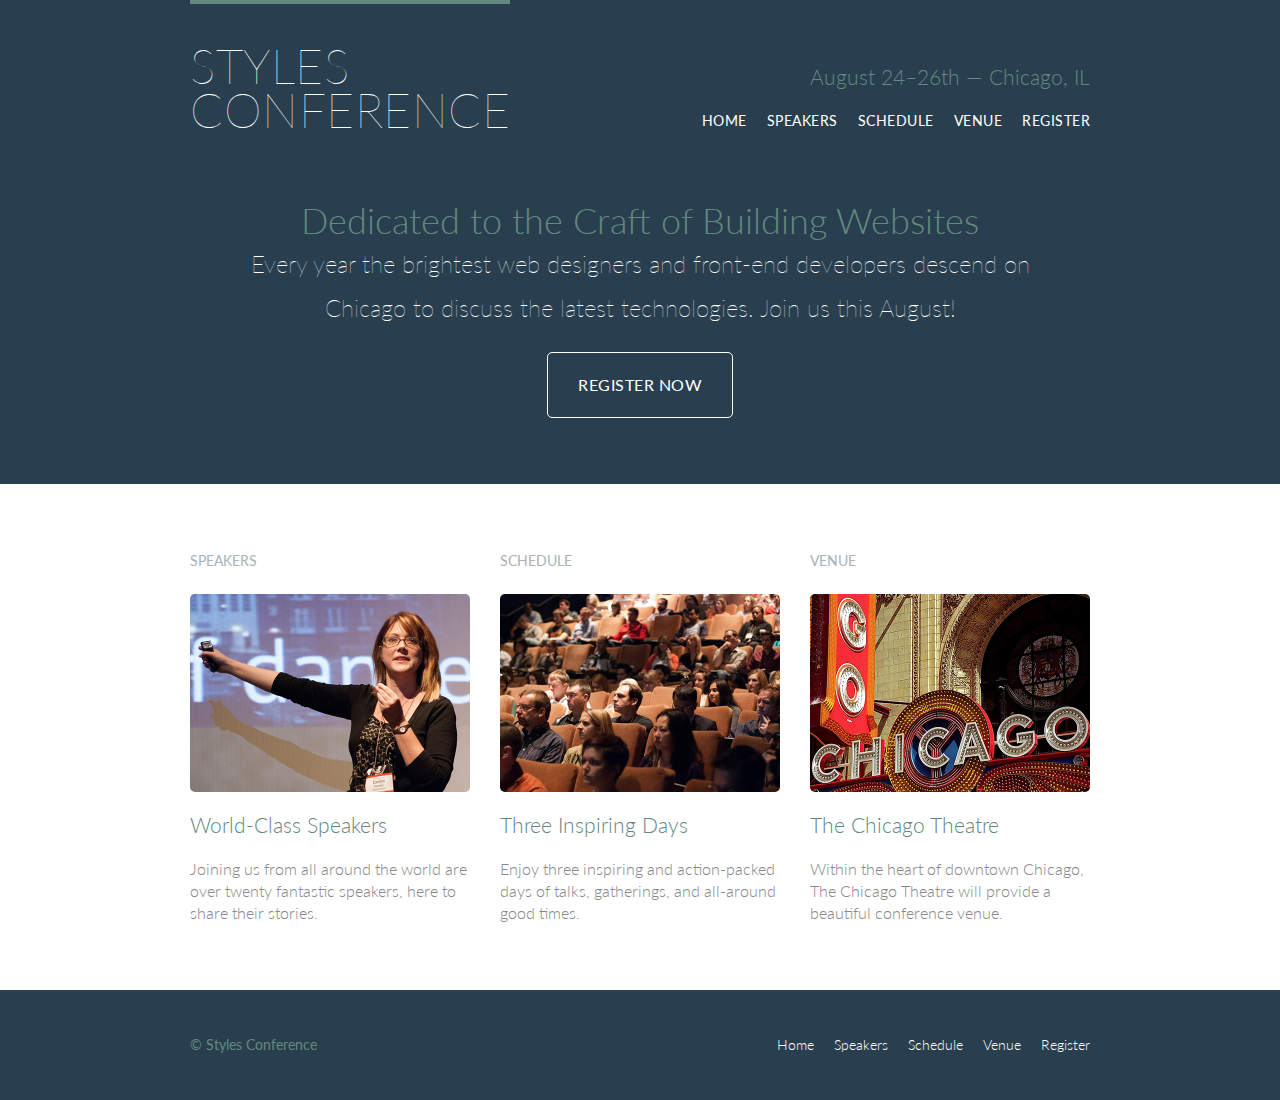
<file: index.html>
<!DOCTYPE html>
<html lang="en">

  <head>
    <meta charset="utf-8">
    <title>Styles Conference</title>
    <link rel="stylesheet" href="assets/stylesheets/main.css">
    <link rel="stylesheet" href="http://fonts.googleapis.com/css?family=Lato:100,300,400">
  </head>

  <body>

    <!-- Header -->

    <header class="primary-header container group">

      <h1 class="logo">
        <a href="index.html">Styles <br> Conference</a>
      </h1>

      <h3 class="tagline">August 24&ndash;26th &mdash; Chicago, IL</h3>

      <nav class="nav primary-nav">
        <ul>
          <li><a href="index.html">Home</a></li><!--
          --><li><a href="speakers.html">Speakers</a></li><!--
          --><li><a href="schedule.html">Schedule</a></li><!--
          --><li><a href="venue.html">Venue</a></li><!--
          --><li><a href="register.html">Register</a></li>
        </ul>
      </nav>

    </header>

    <!-- Hero -->

    <section class="hero container">

      <h2>Dedicated to the Craft of Building Websites</h2>

      <p>Every year the brightest web designers and front-end developers descend on Chicago to discuss the latest technologies. Join us this August!</p>

      <a class="btn btn-alt" href="register.html">Register Now</a>

    </section>

    <!-- Teasers -->

    <section class="row">
      <div class="grid">

        <!-- Speakers -->

        <section class="teaser col-1-3">
          <h5>Speakers</h5>
          <a href="speakers.html">
            <img src="assets/images/home/speakers.jpg" alt="Professional Speaker">
            <h3>World-Class Speakers</h3>
          </a>
          <p>Joining us from all around the world are over twenty fantastic speakers, here to share their stories.</p>
        </section><!--

        Schedule

        --><section class="teaser col-1-3">
          <h5>Schedule</h5>
          <a href="schedule.html">
            <img src="assets/images/home/schedule.jpg" alt="Conference Attendees">
            <h3>Three Inspiring Days</h3>
          </a>
          <p>Enjoy three inspiring and action-packed days of talks, gatherings, and all-around good times.</p>
        </section><!--

        Venue

        --><section class="teaser col-1-3">
          <h5>Venue</h5>
          <a href="venue.html">
            <img src="assets/images/home/venue.jpg" alt="The Chicago Theatre">
            <h3>The Chicago Theatre</h3>
          </a>
          <p>Within the heart of downtown Chicago, The Chicago Theatre will provide a beautiful conference venue.</p>
        </section>

      </div>
    </section>

    <!-- Footer -->

    <footer class="primary-footer container group">

      <small>&copy; Styles Conference</small>

      <nav class="nav">
        <ul>
          <li><a href="index.html">Home</a></li><!--
          --><li><a href="speakers.html">Speakers</a></li><!--
          --><li><a href="schedule.html">Schedule</a></li><!--
          --><li><a href="venue.html">Venue</a></li><!--
          --><li><a href="register.html">Register</a></li>
        </ul>
      </nav>

    </footer>

  </body>
</html>
</file>
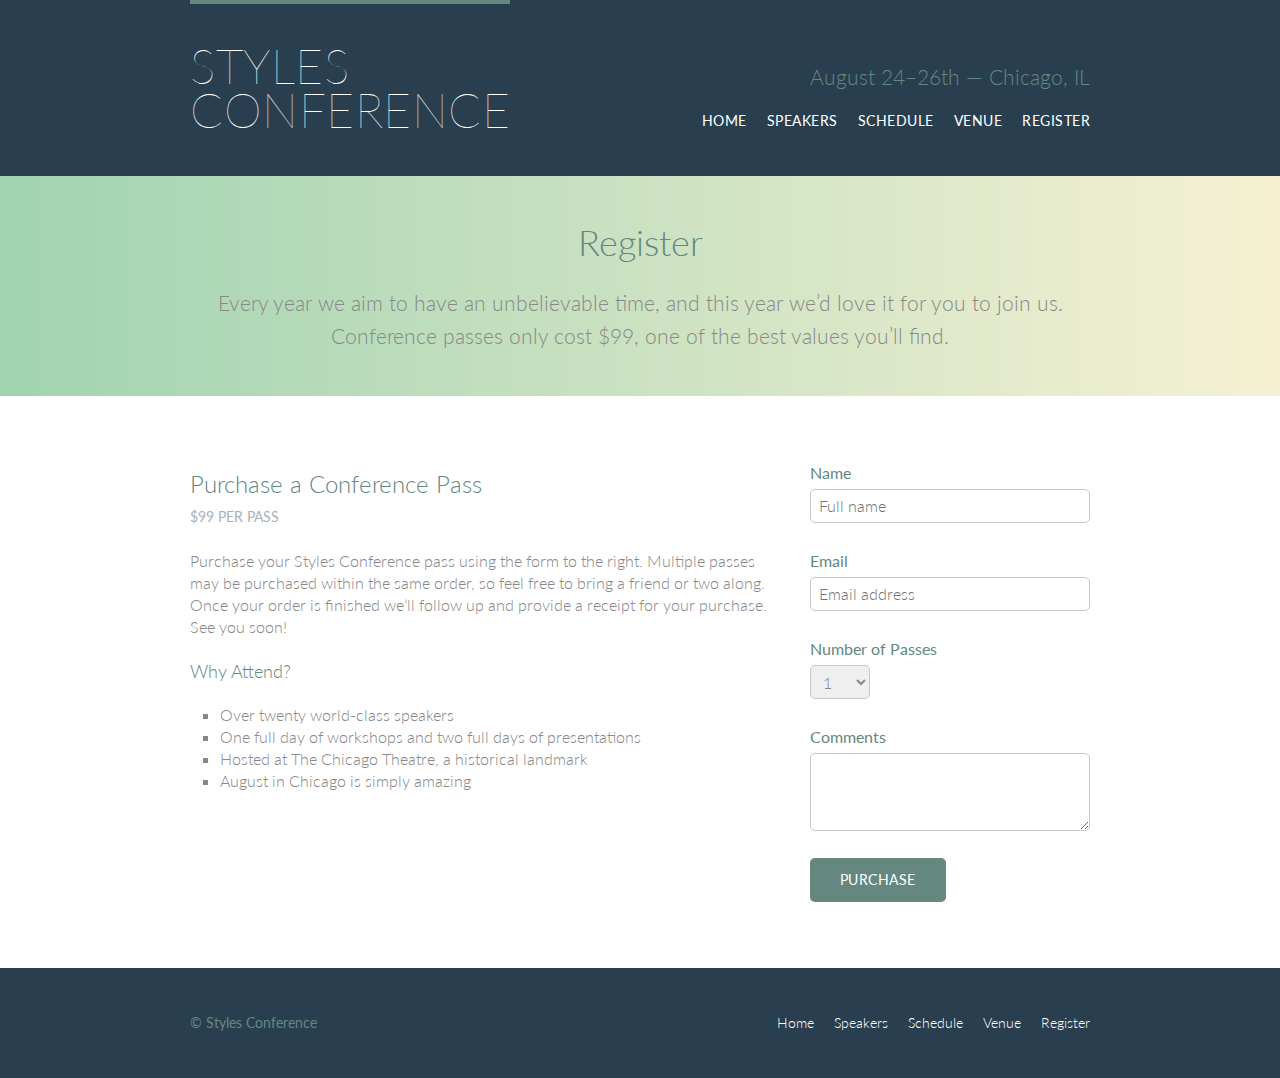
<file: register.html>
<!DOCTYPE html>
<html lang="en">

  <head>
    <meta charset="utf-8">
    <title>Register - Styles Conference</title>
    <link rel="stylesheet" href="assets/stylesheets/main.css">
    <link rel="stylesheet" href="http://fonts.googleapis.com/css?family=Lato:100,300,400">
  </head>

  <body>

    <!-- Header -->

    <header class="primary-header container group">

      <h1 class="logo">
        <a href="index.html">Styles <br> Conference</a>
      </h1>

      <h3 class="tagline">August 24&ndash;26th &mdash; Chicago, IL</h3>

      <nav class="nav primary-nav">
        <ul>
          <li><a href="index.html">Home</a></li><!--
          --><li><a href="speakers.html">Speakers</a></li><!--
          --><li><a href="schedule.html">Schedule</a></li><!--
          --><li><a href="venue.html">Venue</a></li><!--
          --><li><a href="register.html">Register</a></li>
        </ul>
      </nav>

    </header>

    <!-- Lead -->

    <section class="row-alt">
      <div class="lead container">

        <h1>Register</h1>

        <p>Every year we aim to have an unbelievable time, and this year we&#8217;d love it for you to join us. Conference passes only cost $99, one of the best values you&#8217;ll find.</p>

      </div>
    </section>

    <section class="row">
      <div class="grid">
        <section class="col-2-3">
          <h2>Purchase a Conference Pass</h2>
          <h5>$99 per Pass</h5>
        
          <p>Purchase your Styles Conference pass using the form to the right. Multiple passes may be purchased within the same order, so feel free to bring a friend or two along. Once your order is finished we&#8217;ll follow up and provide a receipt for your purchase. See you soon!</p>
        
          <h4>Why Attend?</h4>
        
          <ul class="why-attend">
          <li>Over twenty world-class speakers</li>
            <li>One full day of workshops and two full days of presentations</li>
            <li>Hosted at The Chicago Theatre, a historical landmark</li>
            <li>August in Chicago is simply amazing</li>
          </ul>
        </section><!--

        --><form class="col-1-3" action="#" method="post">
          <fieldset class="register-group">

            <label>
              Name
              <input type="text" name="name" placeholder="Full name" required>
            </label>
        
            <label>
              Email
              <input type="email" name="email" placeholder="Email address" required>
            </label>
        
            <label>
              Number of Passes
              <select name="quantity" required>
                <option value="1" selected>1</option>
                <option value="2">2</option>
                <option value="3">3</option>
                <option value="4">4</option>
                <option value="5">5</option>
              </select>
            </label>
        
            <label>
              Comments
              <textarea name="comments"></textarea>
            </label>
        
          </fieldset>
        
          <input class="btn btn-default" type="submit" name="submit" value="Purchase">
        </form>
      </div>
    </section>

    <!-- Footer -->

    <footer class="primary-footer container group">

      <small>&copy; Styles Conference</small>

      <nav class="nav">
        <ul>
          <li><a href="index.html">Home</a></li><!--
          --><li><a href="speakers.html">Speakers</a></li><!--
          --><li><a href="schedule.html">Schedule</a></li><!--
          --><li><a href="venue.html">Venue</a></li><!--
          --><li><a href="register.html">Register</a></li>
        </ul>
      </nav>

    </footer>

  </body>
</html>
</file>
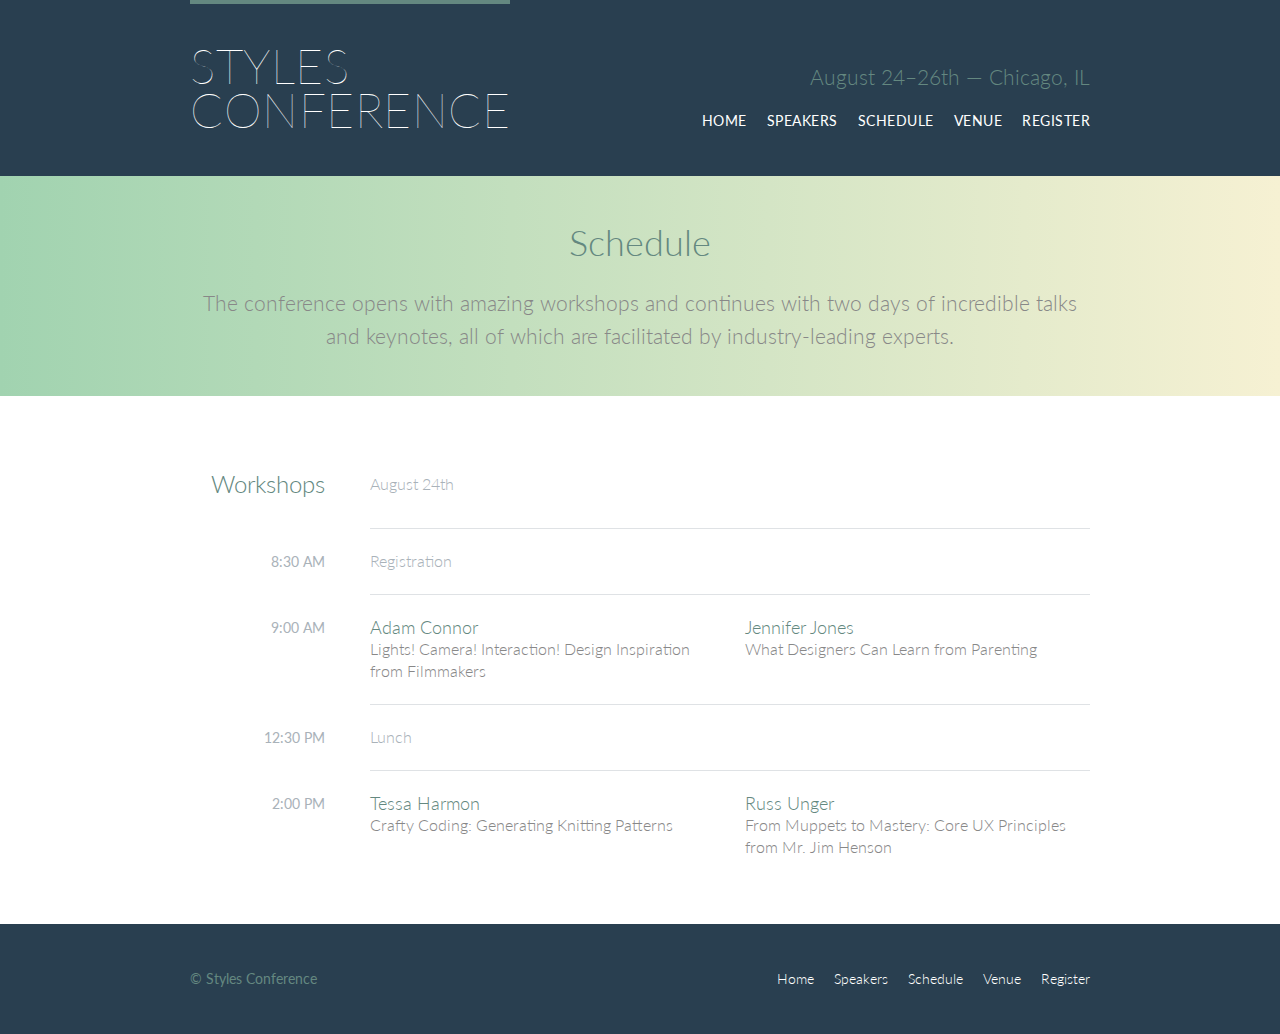
<file: schedule.html>
<!DOCTYPE html>
<html lang="en">

  <head>
    <meta charset="utf-8">
    <title>Schedule - Styles Conference</title>
    <link rel="stylesheet" href="assets/stylesheets/main.css">
    <link rel="stylesheet" href="http://fonts.googleapis.com/css?family=Lato:100,300,400">
  </head>

  <body>

    <!-- Header -->

    <header class="primary-header container group">

      <h1 class="logo">
        <a href="index.html">Styles <br> Conference</a>
      </h1>

      <h3 class="tagline">August 24&ndash;26th &mdash; Chicago, IL</h3>

      <nav class="nav primary-nav">
        <ul>
          <li><a href="index.html">Home</a></li><!--
          --><li><a href="speakers.html">Speakers</a></li><!--
          --><li><a href="schedule.html">Schedule</a></li><!--
          --><li><a href="venue.html">Venue</a></li><!--
          --><li><a href="register.html">Register</a></li>
        </ul>
      </nav>

    </header>

    <!-- Lead -->

    <section class="row-alt">
      <div class="lead container">

        <h1>Schedule</h1>

        <p>The conference opens with amazing workshops and continues with two days of incredible talks and keynotes, all of which are facilitated by industry-leading experts.</p>

      </div>
    </section>

    <section class="row">
      <div class="container">
        
        <table>
          <thead>
            <tr>
              <th scope="row">
                Workshops
              </th>
              <td class="schedule-offset" colspan="2">
                August 24th
              </td>
            </tr>
          </thead>
          <tbody>
            <tr>
              <th scope="row">
                <time datetime="08:30:00">8:30 AM</time>
              </th>
              <td class="schedule-offset" colspan="2">
                Registration
              </td>
            </tr>
          </tr>
          <tr>
            <th scope="row">
              <time datetime="09:00:00">9:00 AM</time>
            </th>
            <td>
              <a href="speakers.html#adam-connor">
                <h4>Adam Connor</h4>
                Lights! Camera! Interaction! Design Inspiration from Filmmakers
              </a>
            </td>
            <td>
              <a href="speakers.html#jennifer-jones">
                <h4>Jennifer Jones</h4>
                What Designers Can Learn from Parenting
              </a>
            </td>
          </tr>
          <tr>
            <th scope="row">
              <time datetime="12:30:00">12:30 PM</time>
            </th>
            <td class="schedule-offset" colspan="2">
              Lunch
            </td>
          </tr>
          <tr>
            <th scope="row">
              <time datetime="14:00">2:00 PM</time>
            </th>
            <td>
              <a href="speakers.html#tessa-harmon">
                <h4>Tessa Harmon</h4>
                Crafty Coding: Generating Knitting Patterns
              </a>
            </td>
            <td>
              <a href="speakers.html#russ-unger">
                <h4>Russ Unger</h4>
                From Muppets to Mastery: Core UX Principles from Mr. Jim Henson
              </a>
            </td>
          </tr>
          </tbody>
        </table>

      </div>
    </section>

    <!-- Footer -->

    <footer class="primary-footer container group">

      <small>&copy; Styles Conference</small>

      <nav class="nav">
        <ul>
          <li><a href="index.html">Home</a></li><!--
          --><li><a href="speakers.html">Speakers</a></li><!--
          --><li><a href="schedule.html">Schedule</a></li><!--
          --><li><a href="venue.html">Venue</a></li><!--
          --><li><a href="register.html">Register</a></li>
        </ul>
      </nav>

    </footer>

  </body>
</html>
</file>
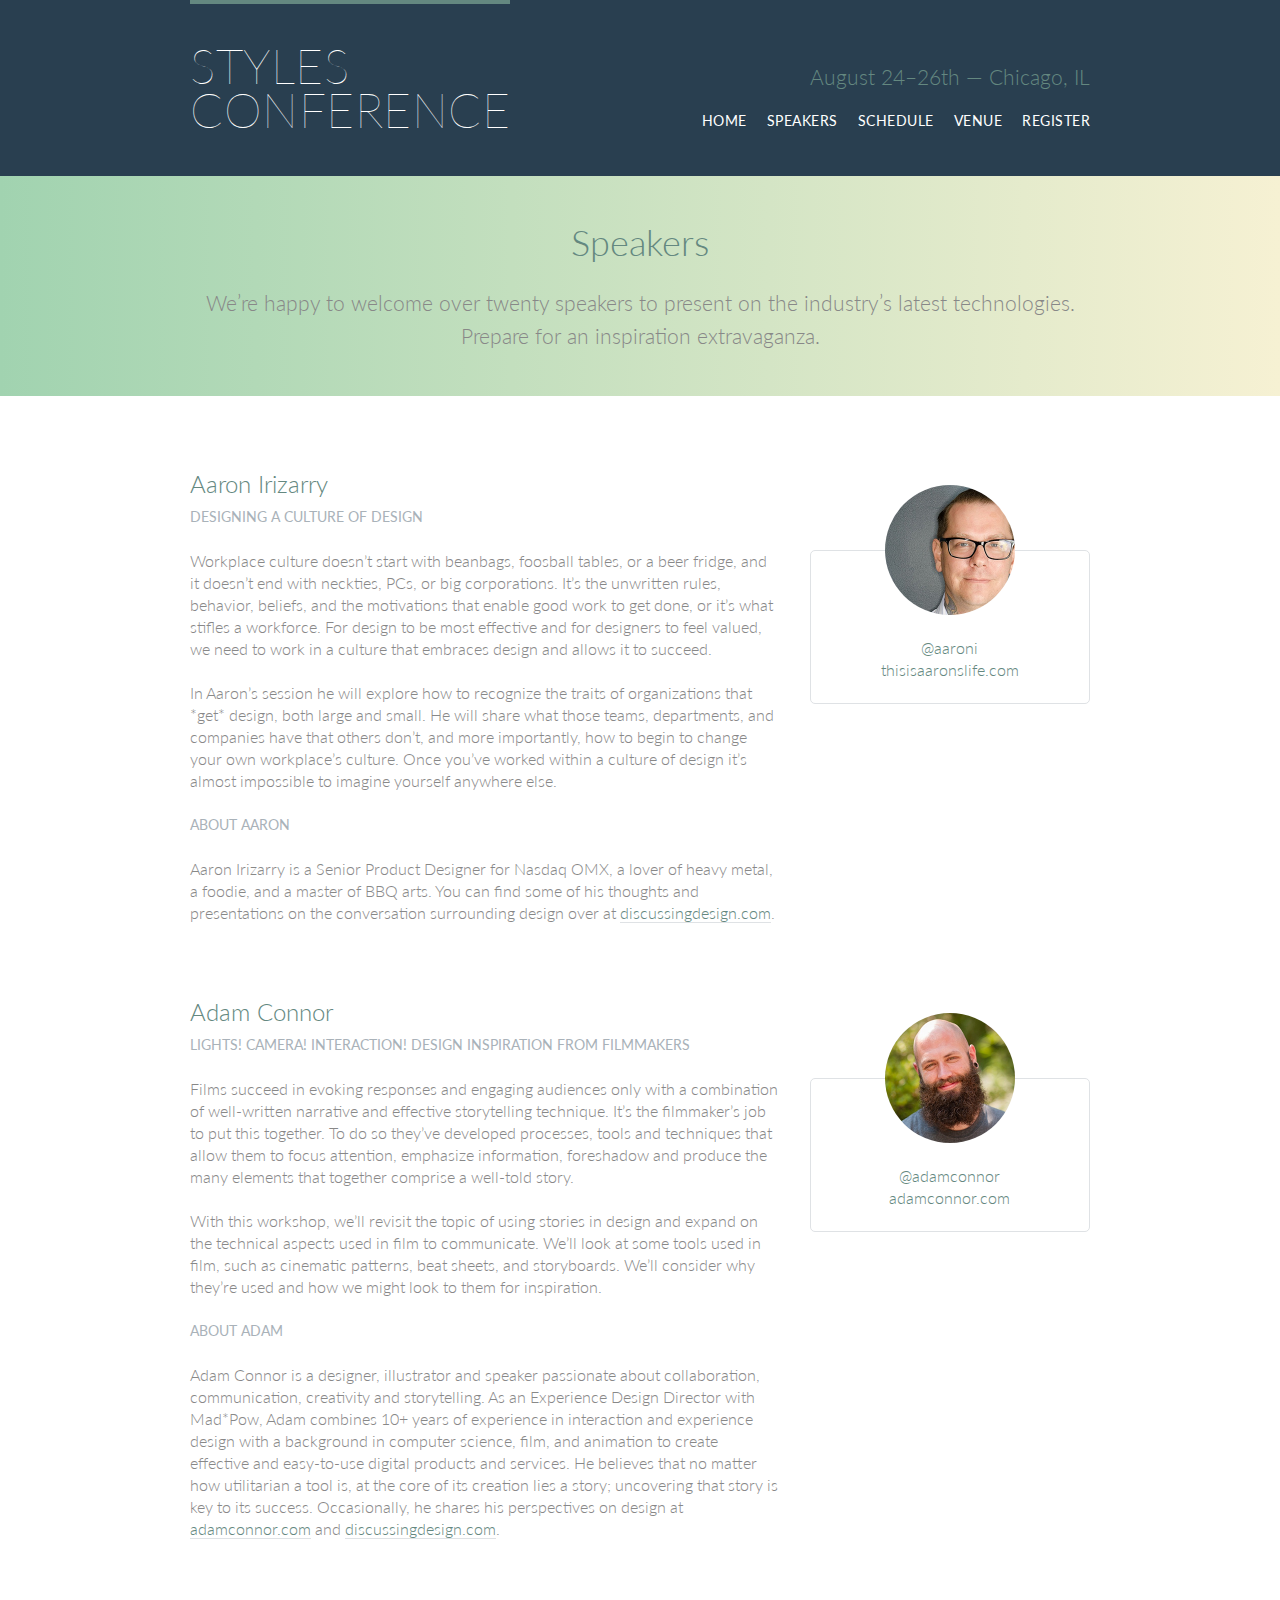
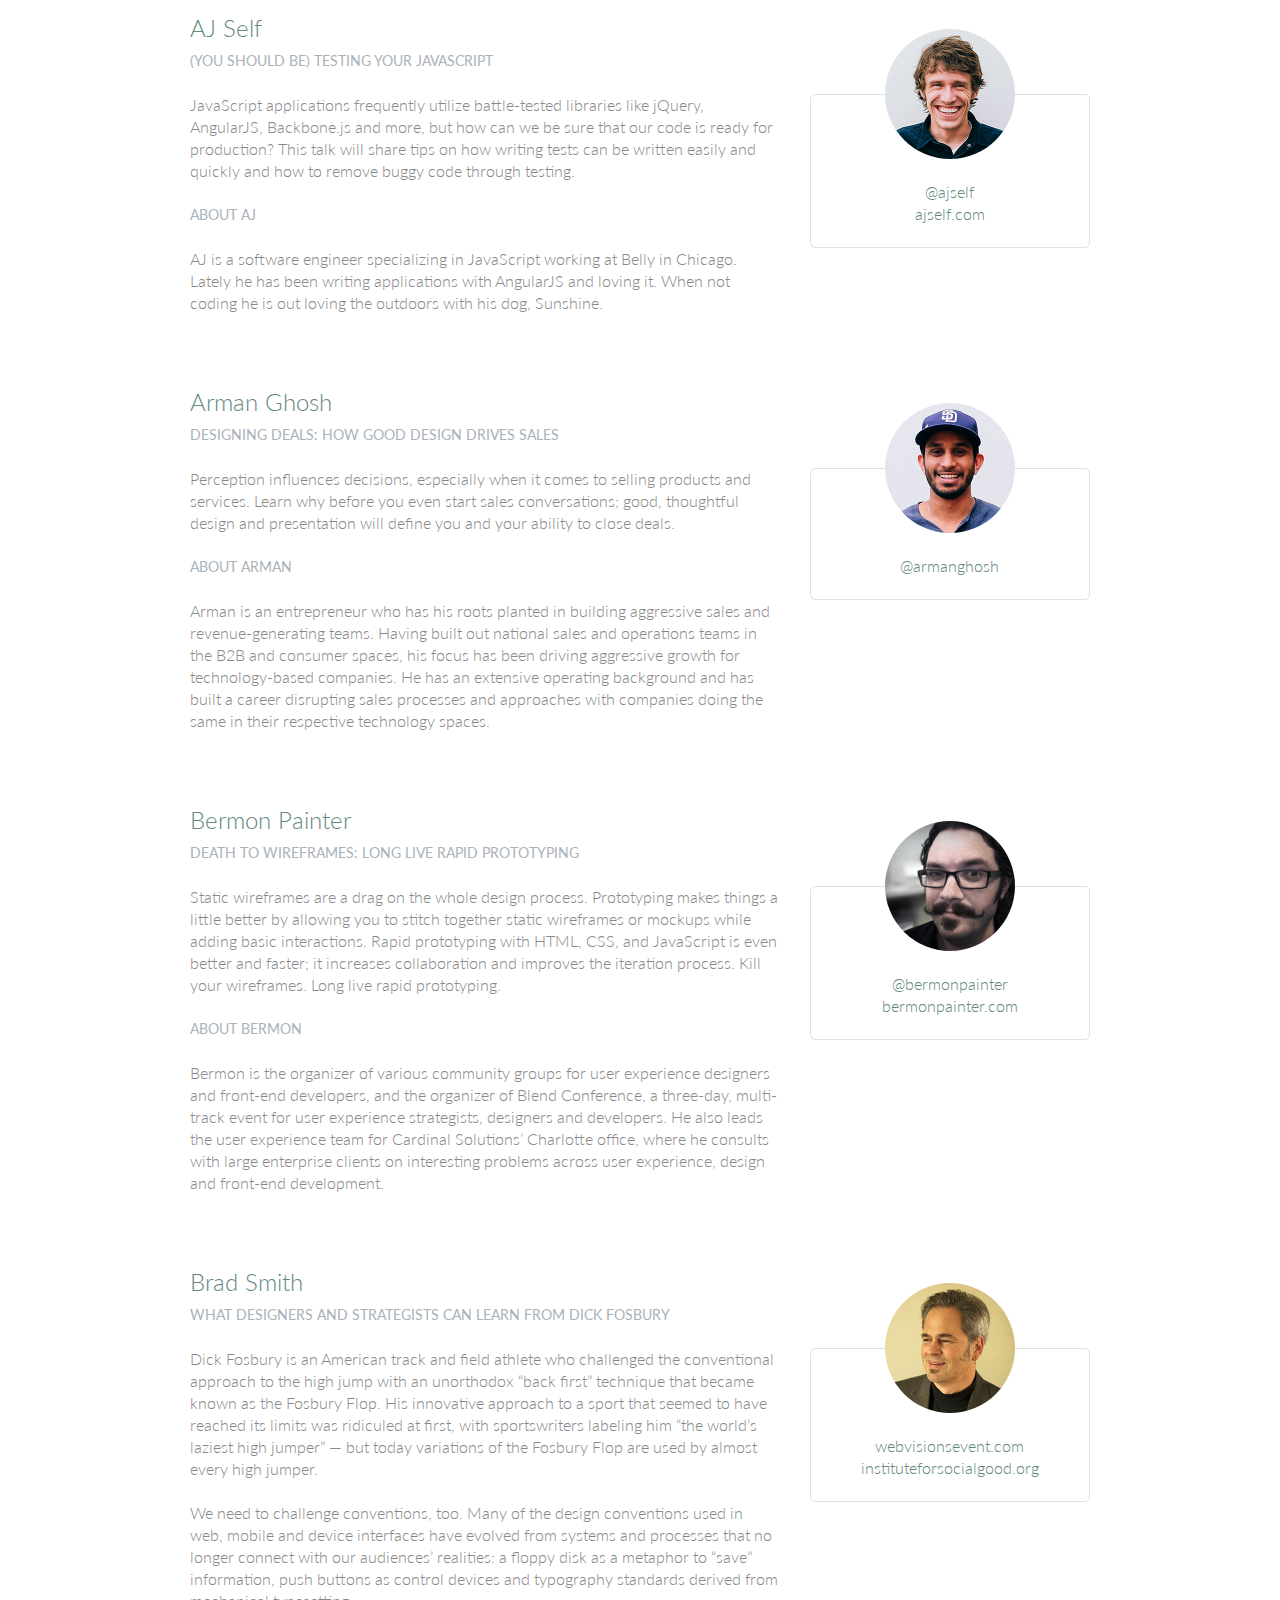
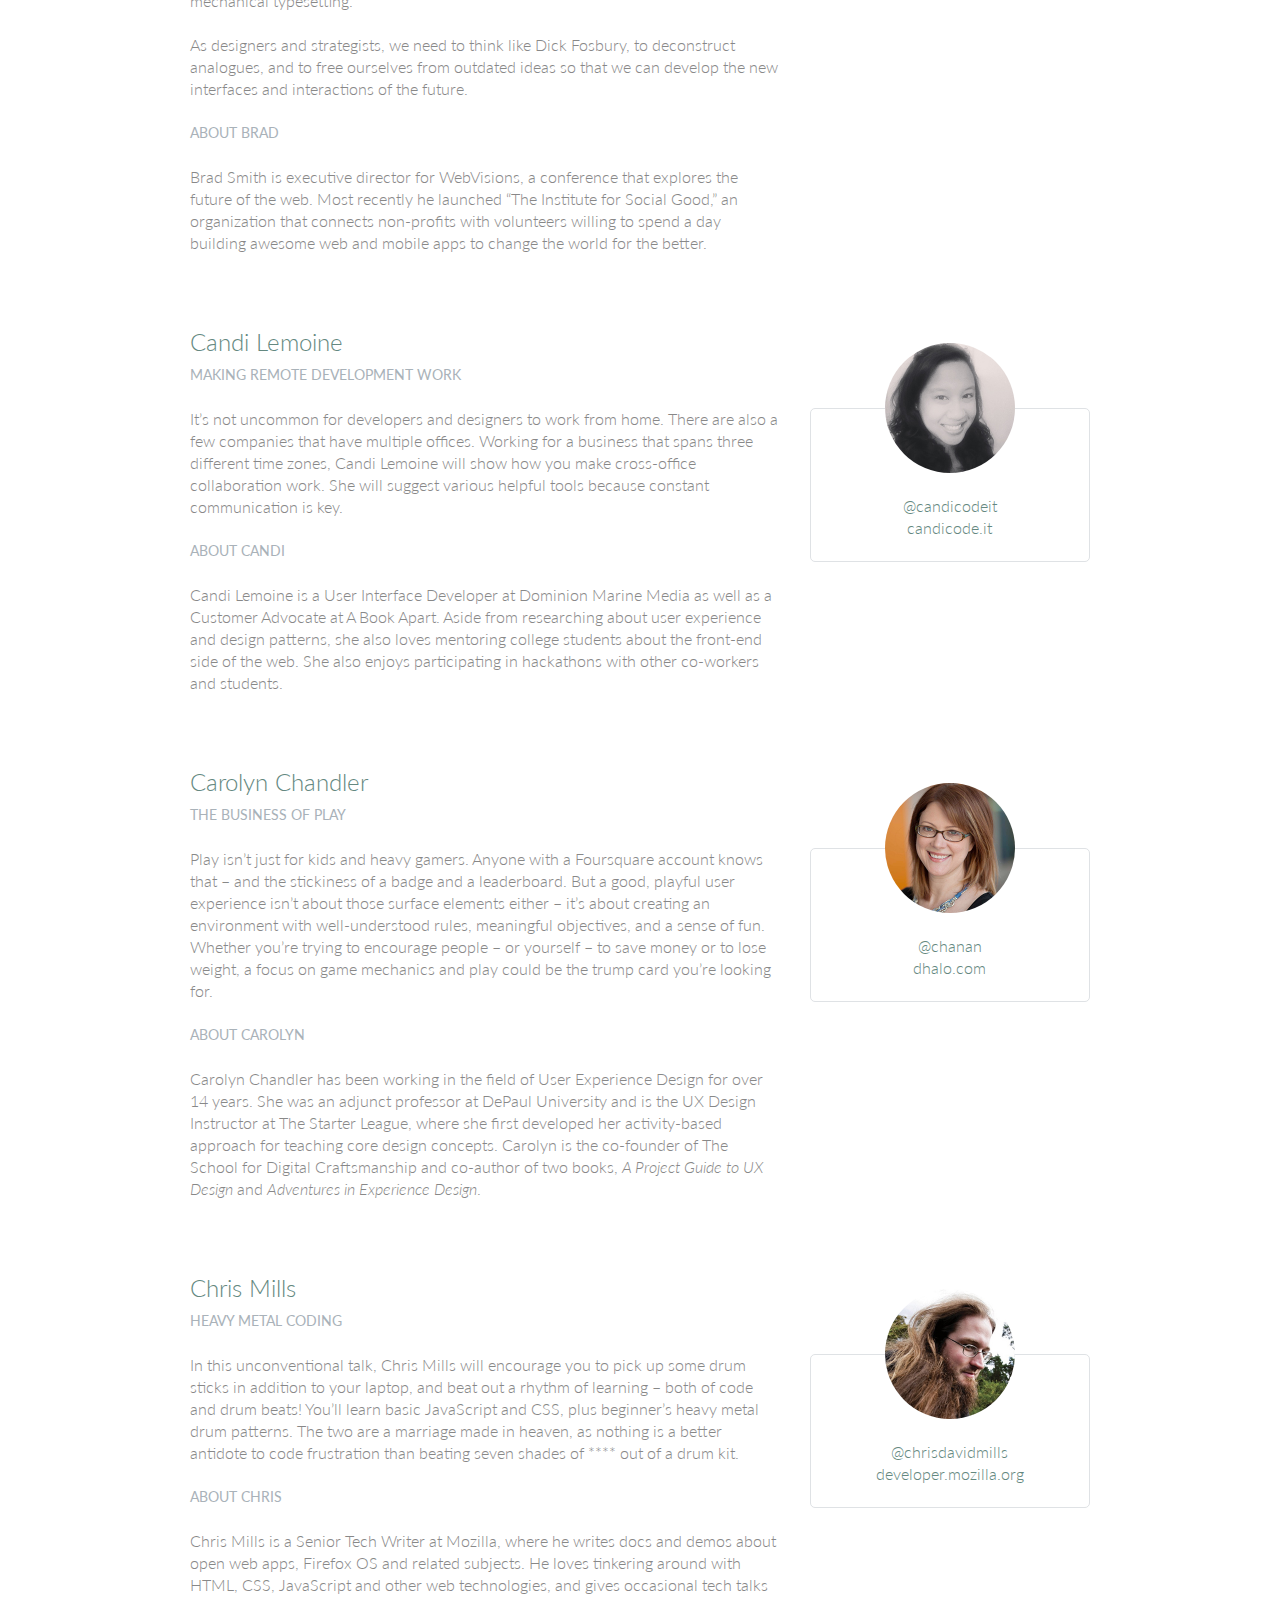
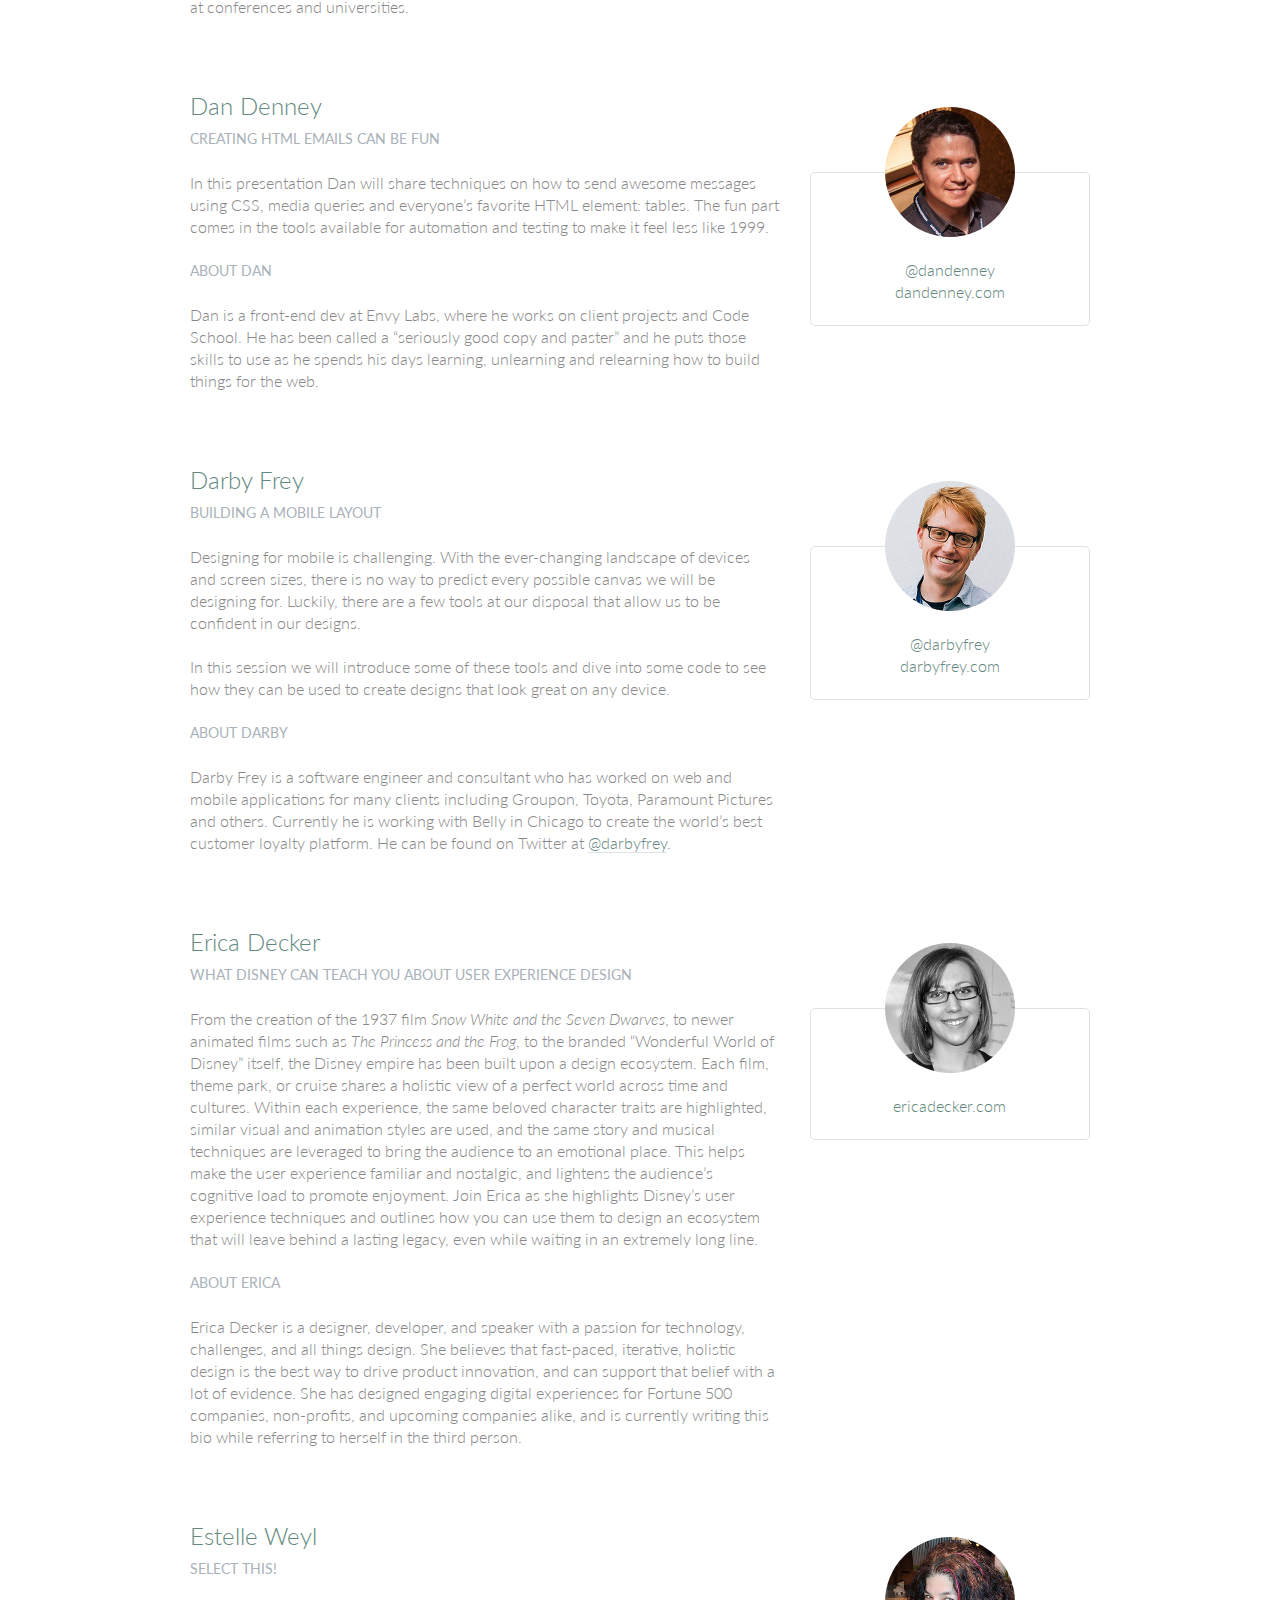
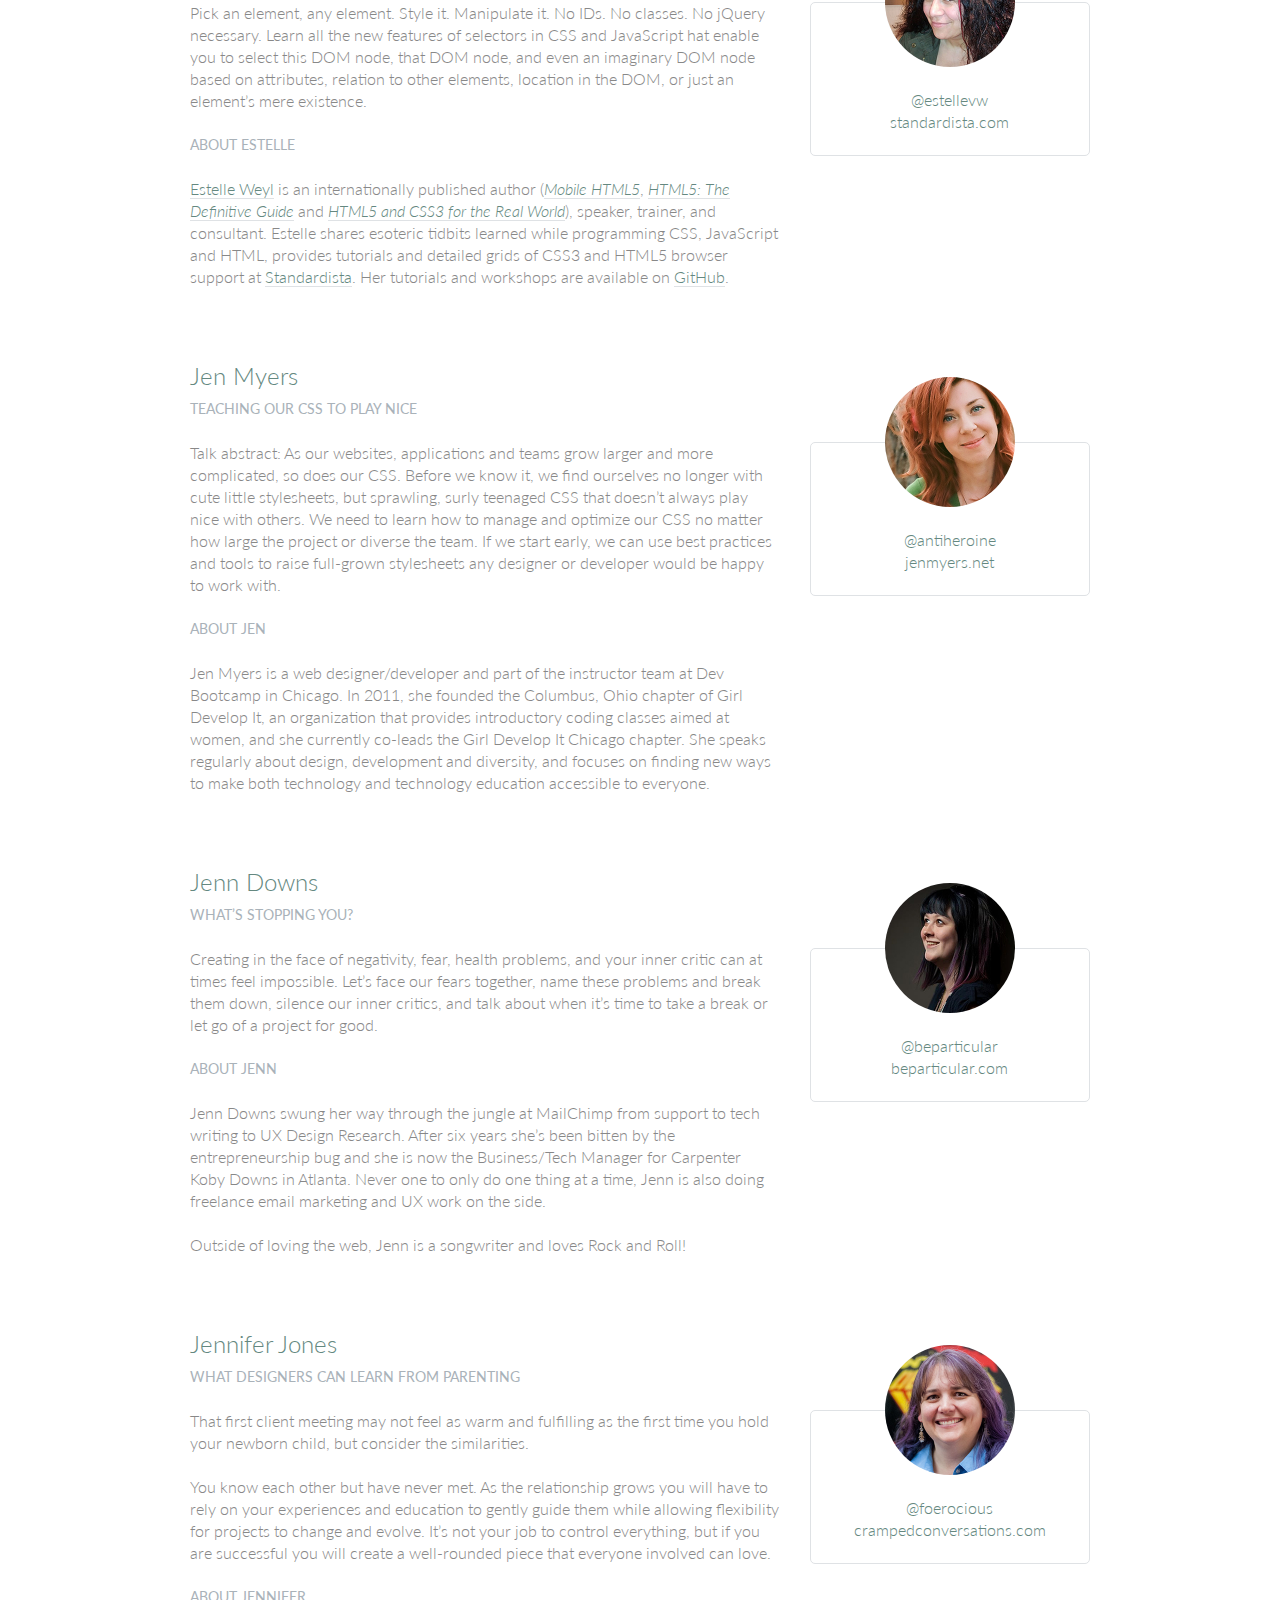
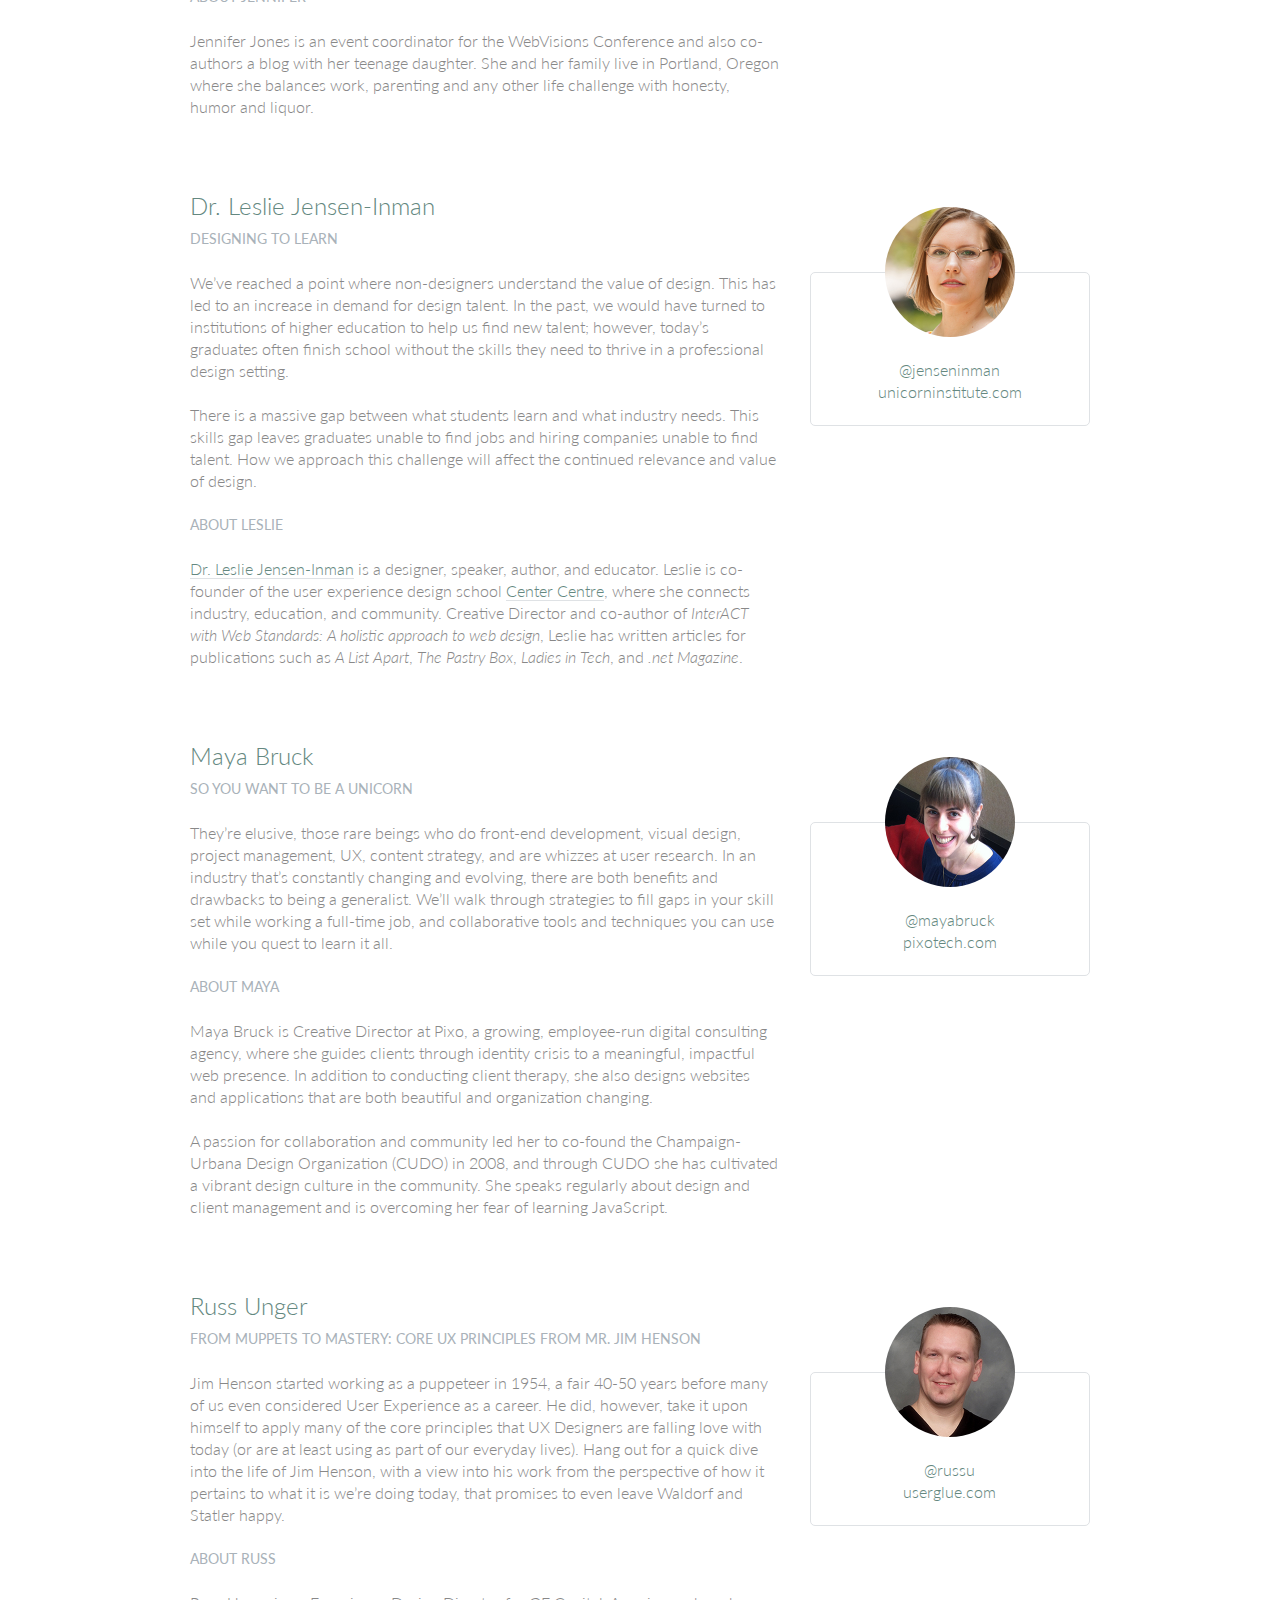
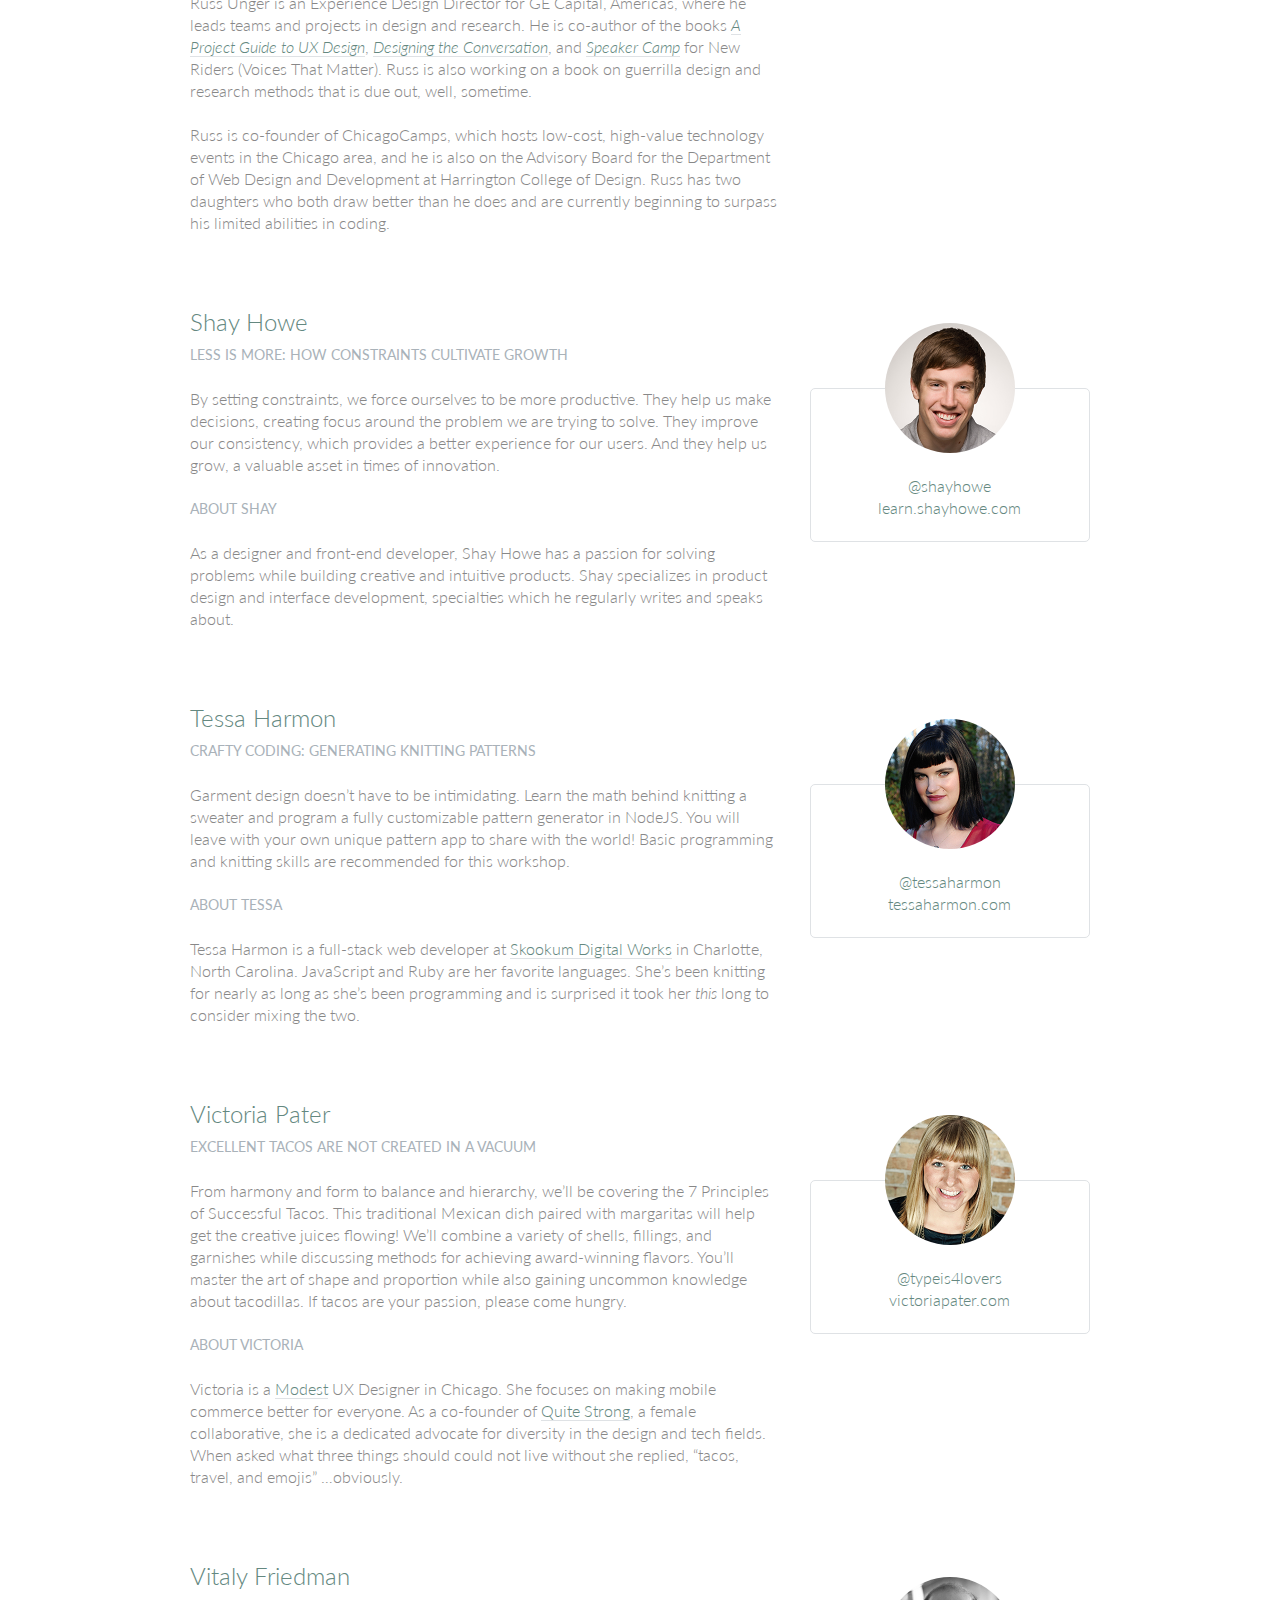
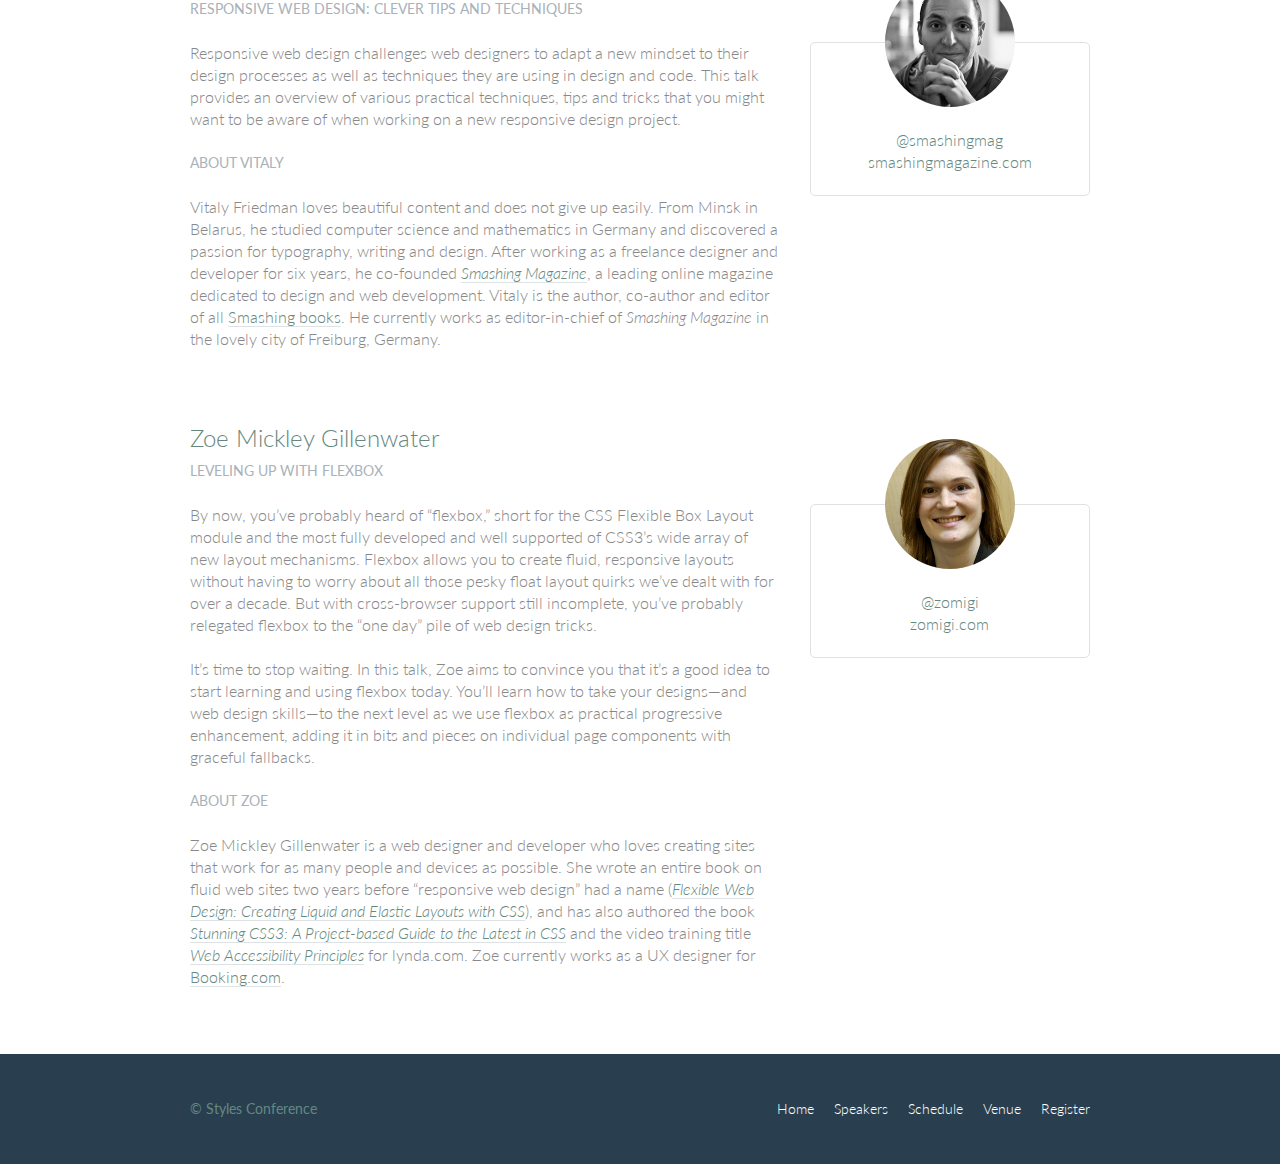
<file: speakers.html>
<!DOCTYPE html>
<html lang="en">

  <head>
    <meta charset="utf-8">
    <title>Speakers - Styles Conference</title>
    <link rel="stylesheet" href="assets/stylesheets/main.css">
    <link rel="stylesheet" href="http://fonts.googleapis.com/css?family=Lato:100,300,400">
  </head>

  <body>

    <!-- Header -->

    <header class="primary-header container group">

      <h1 class="logo">
        <a href="index.html">Styles <br> Conference</a>
      </h1>

      <h3 class="tagline">August 24&ndash;26th &mdash; Chicago, IL</h3>

      <nav class="nav primary-nav">
        <ul>
          <li><a href="index.html">Home</a></li><!--
          --><li><a href="speakers.html">Speakers</a></li><!--
          --><li><a href="schedule.html">Schedule</a></li><!--
          --><li><a href="venue.html">Venue</a></li><!--
          --><li><a href="register.html">Register</a></li>
        </ul>
      </nav>

    </header>

    <!-- Lead -->

    <section class="row-alt">
      <div class="lead container">

        <h1>Speakers</h1>

        <p>We&#8217;re happy to welcome over twenty speakers to present on the industry&#8217;s latest technologies. Prepare for an inspiration extravaganza.</p>

      </div>
    </section>

    <!-- Main content -->

    <section class="row">
      <div class="grid">

        <!-- Aaron Irizarry -->

        <section class="speaker" id="aaron-irizarry">

          <div class="col-2-3">

            <h2>Aaron Irizarry</h2>
            <h5>Designing a Culture of Design</h5>

            <p>Workplace culture doesn&#8217;t start with beanbags, foosball tables, or a beer fridge, and it doesn&#8217;t end with neckties, PCs, or big corporations. It&#8217;s the unwritten rules, behavior, beliefs, and the motivations that enable good work to get done, or it&#8217;s what stifles a workforce. For design to be most effective and for designers to feel valued, we need to work in a culture that embraces design and allows it to succeed.</p>

            <p>In Aaron&#8217;s session he will explore how to recognize the traits of organizations that *get* design, both large and small. He will share what those teams, departments, and companies have that others don&#8217;t, and more importantly, how to begin to change your own workplace&#8217;s culture. Once you&#8217;ve worked within a culture of design it&#8217;s almost impossible to imagine yourself anywhere else.</p>

            <h5>About Aaron</h5>

            <p>Aaron Irizarry is a Senior Product Designer for Nasdaq OMX, a lover of heavy metal, a foodie, and a master of BBQ arts. You can find some of his thoughts and presentations on the conversation surrounding design over at <a href="http://www.discussingdesign.com/">discussingdesign.com</a>.</p>

          </div><!--

          --><aside class="col-1-3">
            <div class="speaker-info">

              <img src="assets/images/speakers/aaron-irizarry.jpg" alt="Aaron Irizarry">

              <ul>
                <li><a href="https://twitter.com/aaroni">@aaroni</a></li>
                <li><a href="http://www.thisisaaronslife.com/">thisisaaronslife.com</a></li>
              </ul>

            </div>
          </aside>

        </section>

        <!-- Adam Connor -->

        <section class="speaker" id="adam-connor">

          <div class="col-2-3">

            <h2>Adam Connor</h2>
            <h5>Lights! Camera! Interaction! Design Inspiration from Filmmakers</h5>

            <p>Films succeed in evoking responses and engaging audiences only with a combination of well-written narrative and effective storytelling technique. It&#8217;s the filmmaker&#8217;s job to put this together. To do so they&#8217;ve developed processes, tools and techniques that allow them to focus attention, emphasize information, foreshadow and produce the many elements that together comprise a well-told story.</p>

            <p>With this workshop, we&#8217;ll revisit the topic of using stories in design and expand on the technical aspects used in film to communicate. We&#8217;ll look at some tools used in film, such as cinematic patterns, beat sheets, and storyboards. We&#8217;ll consider why they&#8217;re used and how we might look to them for inspiration.</p>

            <h5>About Adam</h5>

            <p>Adam Connor is a designer, illustrator and speaker passionate about collaboration, communication, creativity and storytelling. As an Experience Design Director with Mad*Pow, Adam combines 10+ years of experience in interaction and experience design with a background in computer science, film, and animation to create effective and easy-to-use digital products and services. He believes that no matter how utilitarian a tool is, at the core of its creation lies a story; uncovering that story is key to its success. Occasionally, he shares his perspectives on design at <a href="http://adamconnor.com/">adamconnor.com</a> and <a href="http://www.discussingdesign.com/">discussingdesign.com</a>.</p>

          </div><!--

          --><aside class="col-1-3">
            <div class="speaker-info">

              <img src="assets/images/speakers/adam-connor.jpg" alt="Adam Connor">

              <ul>
                <li><a href="https://twitter.com/adamconnor">@adamconnor</a></li>
                <li><a href="http://adamconnor.com/">adamconnor.com</a></li>
              </ul>

            </div>
          </aside>

        </section>

        <!-- AJ Self -->

        <section class="speaker" id="aj-self">

          <div class="col-2-3">

            <h2>AJ Self</h2>
            <h5>(You Should Be) Testing Your JavaScript</h5>

            <p>JavaScript applications frequently utilize battle-tested libraries like jQuery, AngularJS, Backbone.js and more, but how can we be sure that our code is ready for production? This talk will share tips on how writing tests can be written easily and quickly and how to remove buggy code through testing.</p>

            <h5>About AJ</h5>

            <p>AJ is a software engineer specializing in JavaScript working at Belly in Chicago. Lately he has been writing applications with AngularJS and loving it. When not coding he is out loving the outdoors with his dog, Sunshine.</p>

          </div><!--

          --><aside class="col-1-3">
            <div class="speaker-info">

              <img src="assets/images/speakers/aj-self.jpg" alt="AJ Self">

              <ul>
                <li><a href="https://twitter.com/ajself">@ajself</a></li>
                <li><a href="http://www.ajself.com/">ajself.com</a></li>
              </ul>

            </div>
          </aside>

        </section>

        <!-- Arman Ghosh -->

        <section class="speaker" id="arman-ghosh">

          <div class="col-2-3">

            <h2>Arman Ghosh</h2>
            <h5>Designing Deals: How Good Design Drives Sales</h5>

            <p>Perception influences decisions, especially when it comes to selling products and services. Learn why before you even start sales conversations; good, thoughtful design and presentation will define you and your ability to close deals.</p>

            <h5>About Arman</h5>

            <p>Arman is an entrepreneur who has his roots planted in building aggressive sales and revenue-generating teams. Having built out national sales and operations teams in the B2B and consumer spaces, his focus has been driving aggressive growth for technology-based companies. He has an extensive operating background and has built a career disrupting sales processes and approaches with companies doing the same in their respective technology spaces.</p>

          </div><!--

          --><aside class="col-1-3">
            <div class="speaker-info">

              <img src="assets/images/speakers/arman-ghosh.jpg" alt="Arman Ghosh">

              <ul>
                <li><a href="https://twitter.com/armanghosh">@armanghosh</a></li>
              </ul>

            </div>
          </aside>

        </section>

        <!-- Bermon Painter -->

        <section class="speaker" id="bermon-painter">

          <div class="col-2-3">

            <h2>Bermon Painter</h2>
            <h5>Death to Wireframes: Long Live Rapid Prototyping</h5>

            <p>Static wireframes are a drag on the whole design process. Prototyping makes things a little better by allowing you to stitch together static wireframes or mockups while adding basic interactions. Rapid prototyping with HTML, CSS, and JavaScript is even better and faster; it increases collaboration and improves the iteration process. Kill your wireframes. Long live rapid prototyping.</p>

            <h5>About Bermon</h5>

            <p>Bermon is the organizer of various community groups for user experience designers and front-end developers, and the organizer of Blend Conference, a three-day, multi-track event for user experience strategists, designers and developers. He also leads the user experience team for Cardinal Solutions&#8217; Charlotte office, where he consults with large enterprise clients on interesting problems across user experience, design and front-end development.</p>

          </div><!--

          --><aside class="col-1-3">
            <div class="speaker-info">

              <img src="assets/images/speakers/bermon-painter.jpg" alt="Bermon Painter">

              <ul>
                <li><a href="https://twitter.com/bermonpainter">@bermonpainter</a></li>
                <li><a href="http://bermonpainter.com/">bermonpainter.com</a></li>
              </ul>

            </div>
          </aside>

        </section>

        <!-- Brad Smith -->

        <section class="speaker" id="brad-smith">

          <div class="col-2-3">

            <h2>Brad Smith</h2>
            <h5>What Designers and Strategists Can Learn from Dick Fosbury</h5>

            <p>Dick Fosbury is an American track and field athlete who challenged the conventional approach to the high jump with an unorthodox &#8220;back first&#8221; technique that became known as the Fosbury Flop. His innovative approach to a sport that seemed to have reached its limits was ridiculed at first, with sportswriters labeling him &#8220;the world&#8217;s laziest high jumper&#8221; &#8212; but today variations of the Fosbury Flop are used by almost every high jumper.</p>

            <p>We need to challenge conventions, too. Many of the design conventions used in web, mobile and device interfaces have evolved from systems and processes that no longer connect with our audiences&#8217; realities: a floppy disk as a metaphor to &#8220;save&#8221; information, push buttons as control devices and typography standards derived from mechanical typesetting.</p>

            <p>As designers and strategists, we need to think like Dick Fosbury, to deconstruct analogues, and to free ourselves from outdated ideas so that we can develop the new interfaces and interactions of the future.</p>

            <h5>About Brad</h5>

            <p>Brad Smith is executive director for WebVisions, a conference that explores the future of the web. Most recently he launched &#8220;The Institute for Social Good,&#8221; an organization that connects non-profits with volunteers willing to spend a day building awesome web and mobile apps to change the world for the better.</p>

          </div><!--

          --><aside class="col-1-3">
            <div class="speaker-info">

              <img src="assets/images/speakers/brad-smith.jpg" alt="Brad Smith">

              <ul>
                <li><a href="http://www.webvisionsevent.com/">webvisionsevent.com</a></li>
                <li><a href="http://www.instituteforsocialgood.org/">instituteforsocialgood.org</a></li>
              </ul>

            </div>
          </aside>

        </section>

        <!-- Candi Lemoine -->

        <section class="speaker" id="candi-lemoine">

          <div class="col-2-3">

            <h2>Candi Lemoine</h2>
            <h5>Making Remote Development Work</h5>

            <p>It&#8217;s not uncommon for developers and designers to work from home. There are also a few companies that have multiple offices. Working for a business that spans three different time zones, Candi Lemoine will show how you make cross-office collaboration work. She will suggest various helpful tools because constant communication is key.</p>

            <h5>About Candi</h5>

            <p>Candi Lemoine is a User Interface Developer at Dominion Marine Media as well as a Customer Advocate at A Book Apart. Aside from researching about user experience and design patterns, she also loves mentoring college students about the front-end side of the web. She also enjoys participating in hackathons with other co-workers and students.</p>

          </div><!--

          --><aside class="col-1-3">
            <div class="speaker-info">

              <img src="assets/images/speakers/candi-lemoine.jpg" alt="Candi Lemoine">

              <ul>
                <li><a href="https://twitter.com/candicodeit">@candicodeit</a></li>
                <li><a href="http://candicode.it/">candicode.it</a></li>
              </ul>

            </div>
          </aside>

        </section>

        <!-- Carolyn Chandler -->

        <section class="speaker" id="carolyn-chandler">

          <div class="col-2-3">

            <h2>Carolyn Chandler</h2>
            <h5>The Business of Play</h5>

            <p>Play isn&#8217;t just for kids and heavy gamers. Anyone with a Foursquare account knows that &#8211; and the stickiness of a badge and a leaderboard. But a good, playful user experience isn&#8217;t about those surface elements either &#8211; it&#8217;s about creating an environment with well-understood rules, meaningful objectives, and a sense of fun. Whether you&#8217;re trying to encourage people &#8211; or yourself &#8211; to save money or to lose weight, a focus on game mechanics and play could be the trump card you&#8217;re looking for.</p>

            <h5>About Carolyn</h5>

            <p>Carolyn Chandler has been working in the field of User Experience Design for over 14 years. She was an adjunct professor at DePaul University and is the UX Design Instructor at The Starter League, where she first developed her activity-based approach for teaching core design concepts. Carolyn is the co-founder of The School for Digital Craftsmanship and co-author of two books, <cite>A Project Guide to UX Design</cite> and <cite>Adventures in Experience Design</cite>.</p>

          </div><!--

          --><aside class="col-1-3">
            <div class="speaker-info">

              <img src="assets/images/speakers/carolyn-chandler.jpg" alt="Carolyn Chandler">

              <ul>
                <li><a href="https://twitter.com/chanan">@chanan</a></li>
                <li><a href="http://www.dhalo.com/">dhalo.com</a></li>
              </ul>

            </div>
          </aside>

        </section>

        <!-- Chris Mills -->

        <section class="speaker" id="chris-mills">

          <div class="col-2-3">

            <h2>Chris Mills</h2>
            <h5>Heavy Metal Coding</h5>

            <p>In this unconventional talk, Chris Mills will encourage you to pick up some drum sticks in addition to your laptop, and beat out a rhythm of learning &#8211; both of code and drum beats! You&#8217;ll learn basic JavaScript and CSS, plus beginner&#8217;s heavy metal drum patterns. The two are a marriage made in heaven, as nothing is a better antidote to code frustration than beating seven shades of **** out of a drum kit.</p>

            <h5>About Chris</h5>

            <p>Chris Mills is a Senior Tech Writer at Mozilla, where he writes docs and demos about open web apps, Firefox OS and related subjects. He loves tinkering around with HTML, CSS, JavaScript and other web technologies, and gives occasional tech talks at conferences and universities.</p>

          </div><!--

          --><aside class="col-1-3">
            <div class="speaker-info">

              <img src="assets/images/speakers/chris-mills.jpg" alt="Chris Mills">

              <ul>
                <li><a href="https://twitter.com/chrisdavidmills">@chrisdavidmills</a></li>
                <li><a href="https://developer.mozilla.org/">developer.mozilla.org</a></li>
              </ul>

            </div>
          </aside>

        </section>

        <!-- Dan Denney -->

        <section class="speaker" id="dan-denney">

          <div class="col-2-3">

            <h2>Dan Denney</h2>
            <h5>Creating HTML Emails Can Be Fun</h5>

            <p>In this presentation Dan will share techniques on how to send awesome messages using CSS, media queries and everyone&#8217;s favorite HTML element: tables. The fun part comes in the tools available for automation and testing to make it feel less like 1999.</p>

            <h5>About Dan</h5>

            <p>Dan is a front-end dev at Envy Labs, where he works on client projects and Code School. He has been called a &#8220;seriously good copy and paster&#8221; and he puts those skills to use as he spends his days learning, unlearning and relearning how to build things for the web.</p>

          </div><!--

          --><aside class="col-1-3">
            <div class="speaker-info">

              <img src="assets/images/speakers/dan-denney.jpg" alt="Dan Denney">

              <ul>
                <li><a href="https://twitter.com/dandenney">@dandenney</a></li>
                <li><a href="http://dandenney.com/">dandenney.com</a></li>
              </ul>

            </div>
          </aside>

        </section>

        <!-- Darby Frey -->

        <section class="speaker" id="darby-frey">

          <div class="col-2-3">

            <h2>Darby Frey</h2>
            <h5>Building a Mobile Layout</h5>

            <p>Designing for mobile is challenging. With the ever-changing landscape of devices and screen sizes, there is no way to predict every possible canvas we will be designing for. Luckily, there are a few tools at our disposal that allow us to be confident in our designs.</p>

            <p>In this session we will introduce some of these tools and dive into some code to see how they can be used to create designs that look great on any device.</p>

            <h5>About Darby</h5>

            <p>Darby Frey is a software engineer and consultant who has worked on web and mobile applications for many clients including Groupon, Toyota, Paramount Pictures and others. Currently he is working with Belly in Chicago to create the world&#8217;s best customer loyalty platform. He can be found on Twitter at <a href="https://twitter.com/darbyfrey">@darbyfrey</a>.</p>

          </div><!--

          --><aside class="col-1-3">
            <div class="speaker-info">

              <img src="assets/images/speakers/darby-frey.jpg" alt="Darby Frey">

              <ul>
                <li><a href="https://twitter.com/darbyfrey">@darbyfrey</a></li>
                <li><a href="http://darbyfrey.com/">darbyfrey.com</a></li>
              </ul>

            </div>
          </aside>

        </section>

        <!-- Erica Decker -->

        <section class="speaker" id="erica-decker">

          <div class="col-2-3">

            <h2>Erica Decker</h2>
            <h5>What Disney Can Teach You about User Experience Design</h5>

            <p>From the creation of the 1937 film <cite>Snow White and the Seven Dwarves</cite>, to newer animated films such as <cite>The Princess and the Frog</cite>, to the branded &#8220;Wonderful World of Disney&#8221; itself, the Disney empire has been built upon a design ecosystem. Each film, theme park, or cruise shares a holistic view of a perfect world across time and cultures. Within each experience, the same beloved character traits are highlighted, similar visual and animation styles are used, and the same story and musical techniques are leveraged to bring the audience to an emotional place. This helps make the user experience familiar and nostalgic, and lightens the audience&#8217;s cognitive load to promote enjoyment. Join Erica as she highlights Disney&#8217;s user experience techniques and outlines how you can use them to design an ecosystem that will leave behind a lasting legacy, even while waiting in an extremely long line.</p>

            <h5>About Erica</h5>

            <p>Erica Decker is a designer, developer, and speaker with a passion for technology, challenges, and all things design. She believes that fast-paced, iterative, holistic design is the best way to drive product innovation, and can support that belief with a lot of evidence. She has designed engaging digital experiences for Fortune 500 companies, non-profits, and upcoming companies alike, and is currently writing this bio while referring to herself in the third person.</p>

          </div><!--

          --><aside class="col-1-3">
            <div class="speaker-info">

              <img src="assets/images/speakers/erica-decker.jpg" alt="Erica Decker">

              <ul>
                <li><a href="http://ericadecker.com/">ericadecker.com</a></li>
              </ul>

            </div>
          </aside>

        </section>

        <!-- Estelle Weyl -->

        <section class="speaker" id="estelle-weyl">

          <div class="col-2-3">

            <h2>Estelle Weyl</h2>
            <h5>Select This!</h5>

            <p>Pick an element, any element. Style it. Manipulate it. No IDs. No classes. No jQuery necessary. Learn all the new features of selectors in CSS and JavaScript hat enable you to select this DOM node, that DOM node, and even an imaginary DOM node based on attributes, relation to other elements, location in the DOM, or just an element&#8217;s mere existence.</p>

            <h5>About Estelle</h5>

            <p><a href="https://twitter.com/estellevw">Estelle Weyl</a> is an internationally published author (<cite><a href="http://shop.oreilly.com/product/0636920021711.do">Mobile HTML5</a></cite>, <cite><a href="http://shop.oreilly.com/product/0636920018063.do">HTML5: The Definitive Guide</a></cite> and <cite><a href="http://shop.oreilly.com/product/9780980846904.do">HTML5 and CSS3 for the Real World</a></cite>), speaker, trainer, and consultant. Estelle shares esoteric tidbits learned while programming CSS, JavaScript and HTML, provides tutorials and detailed grids of CSS3 and HTML5 browser support at <a href="http://www.standardista.com/">Standardista</a>. Her tutorials and workshops are available on <a href="http://estelle.github.io/">GitHub</a>.</p>

          </div><!--

          --><aside class="col-1-3">
            <div class="speaker-info">

              <img src="assets/images/speakers/estelle-weyl.jpg" alt="Estelle Weyl">

              <ul>
                <li><a href="https://twitter.com/estellevw">@estellevw</a></li>
                <li><a href="http://standardista.com/">standardista.com</a></li>
              </ul>

            </div>
          </aside>

        </section>

        <!-- Jen Myers -->

        <section class="speaker" id="jen-myers">

          <div class="col-2-3">

            <h2>Jen Myers</h2>
            <h5>Teaching Our CSS to Play Nice</h5>

            <p>Talk abstract: As our websites, applications and teams grow larger and more complicated, so does our CSS. Before we know it, we find ourselves no longer with cute little stylesheets, but sprawling, surly teenaged CSS that doesn&#8217;t always play nice with others. We need to learn how to manage and optimize our CSS no matter how large the project or diverse the team. If we start early, we can use best practices and tools to raise full-grown stylesheets any designer or developer would be happy to work with.</p>

            <h5>About Jen</h5>

            <p>Jen Myers is a web designer/developer and part of the instructor team at Dev Bootcamp in Chicago. In 2011, she founded the Columbus, Ohio chapter of Girl Develop It, an organization that provides introductory coding classes aimed at women, and she currently co-leads the Girl Develop It Chicago chapter. She speaks regularly about design, development and diversity, and focuses on finding new ways to make both technology and technology education accessible to everyone.</p>

          </div><!--

          --><aside class="col-1-3">
            <div class="speaker-info">

              <img src="assets/images/speakers/jen-myers.jpg" alt="Jen Myers">

              <ul>
                <li><a href="https://twitter.com/antiheroine">@antiheroine</a></li>
                <li><a href="http://jenmyers.net/">jenmyers.net</a></li>
              </ul>

            </div>
          </aside>

        </section>

        <!-- Jenn Downs -->

        <section class="speaker" id="jenn-downs">

          <div class="col-2-3">

            <h2>Jenn Downs</h2>
            <h5>What&#8217;s Stopping You?</h5>

            <p>Creating in the face of negativity, fear, health problems, and your inner critic can at times feel impossible. Let&#8217;s face our fears together, name these problems and break them down, silence our inner critics, and talk about when it&#8217;s time to take a break or let go of a project for good.</p>

            <h5>About Jenn</h5>

            <p>Jenn Downs swung her way through the jungle at MailChimp from support to tech writing to UX Design Research. After six years she&#8217;s been bitten by the entrepreneurship bug and she is now the Business/Tech Manager for Carpenter Koby Downs in Atlanta. Never one to only do one thing at a time, Jenn is also doing freelance email marketing and UX work on the side.</p>

            <p>Outside of loving the web, Jenn is a songwriter and loves Rock and Roll!</p>

          </div><!--

          --><aside class="col-1-3">
            <div class="speaker-info">

              <img src="assets/images/speakers/jenn-downs.jpg" alt="Jenn Downs">

              <ul>
                <li><a href="https://twitter.com/beparticular">@beparticular</a></li>
                <li><a href="http://beparticular.com/">beparticular.com</a></li>
              </ul>

            </div>
          </aside>

        </section>

        <!-- Jennifer Jones -->

        <section class="speaker" id="jennifer-jones">

          <div class="col-2-3">

            <h2>Jennifer Jones</h2>
            <h5>What Designers Can Learn from Parenting</h5>

            <p>That first client meeting may not feel as warm and fulfilling as the first time you hold your newborn child, but consider the similarities.</p>

            <p>You know each other but have never met. As the relationship grows you will have to rely on your experiences and education to gently guide them while allowing flexibility for projects to change and evolve. It&#8217;s not your job to control everything, but if you are successful you will create a well-rounded piece that everyone involved can love.</p>

            <h5>About Jennifer</h5>

            <p>Jennifer Jones is an event coordinator for the WebVisions Conference and also co-authors a blog with her teenage daughter. She and her family live in Portland, Oregon where she balances work, parenting and any other life challenge with honesty, humor and liquor.</p>

          </div><!--

          --><aside class="col-1-3">
            <div class="speaker-info">

              <img src="assets/images/speakers/jennifer-jones.jpg" alt="Jennifer Jones">

              <ul>
                <li><a href="https://twitter.com/Foerocious">@foerocious</a></li>
                <li><a href="http://crampedconversations.com/">crampedconversations.com</a></li>
              </ul>

            </div>
          </aside>

        </section>

        <!-- Leslie Jensen-Inman -->

        <section class="speaker" id="leslie-jensen-inman">

          <div class="col-2-3">

            <h2>Dr. Leslie Jensen-Inman</h2>
            <h5>Designing to Learn</h5>

            <p>We&#8217;ve reached a point where non-designers understand the value of design. This has led to an increase in demand for design talent. In the past, we would have turned to institutions of higher education to help us find new talent; however, today&#8217;s graduates often finish school without the skills they need to thrive in a professional design setting.</p>

            <p>There is a massive gap between what students learn and what industry needs. This skills gap leaves graduates unable to find jobs and hiring companies unable to find talent. How we approach this challenge will affect the continued relevance and value of design.</p>

            <h5>About Leslie</h5>

            <p><a href="http://www.jenseninman.com">Dr. Leslie Jensen-Inman</a> is a designer, speaker, author, and educator. Leslie is co-founder of the user experience design school <a href="http://www.centercentre.com">Center Centre</a>, where she connects industry, education, and community. Creative Director and co-author of <cite>InterACT with Web Standards: A holistic approach to web design</cite>, Leslie has written articles for publications such as <cite>A List Apart</cite>, <cite>The Pastry Box</cite>, <cite>Ladies in Tech</cite>, and <cite>.net Magazine</cite>.</p>

          </div><!--

          --><aside class="col-1-3">
            <div class="speaker-info">

              <img src="assets/images/speakers/leslie-jensen-inman.jpg" alt="Leslie Jensen-Inman">

              <ul>
                <li><a href="https://twitter.com/jenseninman">@jenseninman</a></li>
                <li><a href="http://unicorninstitute.com/">unicorninstitute.com</a></li>
              </ul>

            </div>
          </aside>

        </section>

        <!-- Maya Bruck -->

        <section class="speaker" id="maya-bruck">

          <div class="col-2-3">

            <h2>Maya Bruck</h2>
            <h5>So You Want to Be a Unicorn</h5>

            <p>They&#8217;re elusive, those rare beings who do front-end development, visual design, project management, UX, content strategy, and are whizzes at user research. In an industry that&#8217;s constantly changing and evolving, there are both benefits and drawbacks to being a generalist. We&#8217;ll walk through strategies to fill gaps in your skill set while working a full-time job, and collaborative tools and techniques you can use while you quest to learn it all.</p>

            <h5>About Maya</h5>

            <p>Maya Bruck is Creative Director at Pixo, a growing, employee-run digital consulting agency, where she guides clients through identity crisis to a meaningful, impactful web presence. In addition to conducting client therapy, she also designs websites and applications that are both beautiful and organization changing.</p>

            <p>A passion for collaboration and community led her to co-found the Champaign-Urbana Design Organization (CUDO) in 2008, and through CUDO she has cultivated a vibrant design culture in the community. She speaks regularly about design and client management and is overcoming her fear of learning JavaScript.</p>

          </div><!--

          --><aside class="col-1-3">
            <div class="speaker-info">

              <img src="assets/images/speakers/maya-bruck.jpg" alt="Maya Bruck">

              <ul>
                <li><a href="https://twitter.com/mayabruck">@mayabruck</a></li>
                <li><a href="http://pixotech.com/">pixotech.com</a></li>
              </ul>

            </div>
          </aside>

        </section>

        <!-- Russ Unger -->

        <section class="speaker" id="russ-unger">

          <div class="col-2-3">

            <h2>Russ Unger</h2>
            <h5>From Muppets to Mastery: Core UX Principles from Mr. Jim Henson</h5>

            <p>Jim Henson started working as a puppeteer in 1954, a fair 40-50 years before many of us even considered User Experience as a career. He did, however, take it upon himself to apply many of the core principles that UX Designers are falling love with today (or are at least using as part of our everyday lives). Hang out for a quick dive into the life of Jim Henson, with a view into his work from the perspective of how it pertains to what it is we&#8217;re doing today, that promises to even leave Waldorf and Statler happy.</p>

            <h5>About Russ</h5>

            <p>Russ Unger is an Experience Design Director for GE Capital, Americas, where he leads teams and projects in design and research. He is co-author of the books <cite><a href="http://projectuxd.com/">A Project Guide to UX Design</a></cite>, <cite><a href="http://www.designingtheconversation.com/">Designing the Conversation</a></cite>, and <cite><a href="http://speakercampbook.com/">Speaker Camp</a></cite> for New Riders (Voices That Matter). Russ is also working on a book on guerrilla design and research methods that is due out, well, sometime.</p>

            <p>Russ is co-founder of ChicagoCamps, which hosts low-cost, high-value technology events in the Chicago area, and he is also on the Advisory Board for the Department of Web Design and Development at Harrington College of Design. Russ has two daughters who both draw better than he does and are currently beginning to surpass his limited abilities in coding.</p>

          </div><!--

          --><aside class="col-1-3">
            <div class="speaker-info">

              <img src="assets/images/speakers/russ-unger.jpg" alt="Russ Unger">

              <ul>
                <li><a href="https://twitter.com/russu">@russu</a></li>
                <li><a href="http://www.userglue.com/">userglue.com</a></li>
              </ul>

            </div>
          </aside>

        </section>

        <!-- Shay Howe -->

        <section class="speaker" id="shay-howe">

          <div class="col-2-3">

            <h2>Shay Howe</h2>
            <h5>Less Is More: How Constraints Cultivate Growth</h5>

            <p>By setting constraints, we force ourselves to be more productive. They help us make decisions, creating focus around the problem we are trying to solve. They improve our consistency, which provides a better experience for our users. And they help us grow, a valuable asset in times of innovation.</p>

            <h5>About Shay</h5>

            <p>As a designer and front-end developer, Shay Howe has a passion for solving problems while building creative and intuitive products. Shay specializes in product design and interface development, specialties which he regularly writes and speaks about.</p>

          </div><!--

          --><aside class="col-1-3">
            <div class="speaker-info">

              <img src="assets/images/speakers/shay-howe.jpg" alt="Shay Howe">

              <ul>
                <li><a href="https://twitter.com/shayhowe">@shayhowe</a></li>
                <li><a href="http://learn.shayhowe.com/">learn.shayhowe.com</a></li>
              </ul>

            </div>
          </aside>

        </section>

        <!-- Tessa Harmon -->

        <section class="speaker" id="tessa-harmon">

          <div class="col-2-3">

            <h2>Tessa Harmon</h2>
            <h5>Crafty Coding: Generating Knitting Patterns</h5>

            <p>Garment design doesn&#8217;t have to be intimidating. Learn the math behind knitting a sweater and program a fully customizable pattern generator in NodeJS. You will leave with your own unique pattern app to share with the world! Basic programming and knitting skills are recommended for this workshop.</p>

            <h5>About Tessa</h5>

            <p>Tessa Harmon is a full-stack web developer at <a href="http://www.skookum.com/">Skookum Digital Works</a> in Charlotte, North Carolina. JavaScript and Ruby are her favorite languages. She&#8217;s been knitting for nearly as long as she&#8217;s been programming and is surprised it took her <em>this</em> long to consider mixing the two.</p>

          </div><!--

          --><aside class="col-1-3">
            <div class="speaker-info">

              <img src="assets/images/speakers/tessa-harmon.jpg" alt="Tessa Harmon">

              <ul>
                <li><a href="https://twitter.com/tessaharmon">@tessaharmon</a></li>
                <li><a href="http://tessaharmon.com/">tessaharmon.com</a></li>
              </ul>

            </div>
          </aside>

        </section>

        <!-- Victoria Pater -->

        <section class="speaker" id="victoria-pater">

          <div class="col-2-3">

            <h2>Victoria Pater</h2>
            <h5>Excellent Tacos Are Not Created in a Vacuum</h5>

            <p>From harmony and form to balance and hierarchy, we&#8217;ll be covering the 7 Principles of Successful Tacos. This traditional Mexican dish paired with margaritas will help get the creative juices flowing! We&#8217;ll combine a variety of shells, fillings, and garnishes while discussing methods for achieving award-winning flavors. You&#8217;ll master the art of shape and proportion while also gaining uncommon knowledge about tacodillas. If tacos are your passion, please come hungry.</p>

            <h5>About Victoria</h5>

            <p>Victoria is a <a href="http://www.modest.com/">Modest</a> UX Designer in Chicago. She focuses on making mobile commerce better for everyone. As a co-founder of <a href="http://quitestrong.com/">Quite Strong</a>, a female collaborative, she is a dedicated advocate for diversity in the design and tech fields. When asked what three things should could not live without she replied, &#8220;tacos, travel, and emojis&#8221; &#8230;obviously.</p>

          </div><!--

          --><aside class="col-1-3">
            <div class="speaker-info">

              <img src="assets/images/speakers/victoria-pater.jpg" alt="Victoria Pater">

              <ul>
                <li><a href="https://twitter.com/typeis4lovers">@typeis4lovers</a></li>
                <li><a href="http://victoriapater.com/">victoriapater.com</a></li>
              </ul>

            </div>
          </aside>

        </section>

        <!-- Vitaly Friedman -->

        <section class="speaker" id="vitaly-friedman">

          <div class="col-2-3">

            <h2>Vitaly Friedman</h2>
            <h5>Responsive Web Design: Clever Tips and Techniques</h5>

            <p>Responsive web design challenges web designers to adapt a new mindset to their design processes as well as techniques they are using in design and code. This talk provides an overview of various practical techniques, tips and tricks that you might want to be aware of when working on a new responsive design project.</p>

            <h5>About Vitaly</h5>

            <p>Vitaly Friedman loves beautiful content and does not give up easily. From Minsk in Belarus, he studied computer science and mathematics in Germany and discovered a passion for typography, writing and design. After working as a freelance designer and developer for six years, he co-founded <cite><a href="http://smashingmagazine.com/">Smashing Magazine</a></cite>, a leading online magazine dedicated to design and web development. Vitaly is the author, co-author and editor of all <a href="https://shop.smashingmagazine.com">Smashing books</a>. He currently works as editor-in-chief of <cite>Smashing Magazine</cite> in the lovely city of Freiburg, Germany.</p>

          </div><!--

          --><aside class="col-1-3">
            <div class="speaker-info">

              <img src="assets/images/speakers/vitaly-friedman.jpg" alt="Vitaly Friedman">

              <ul>
                <li><a href="https://twitter.com/smashingmag">@smashingmag</a></li>
                <li><a href="http://smashingmagazine.com/">smashingmagazine.com</a></li>
              </ul>

            </div>
          </aside>

        </section>

        <!-- Zoe Mickley Gillenwater -->

        <section id="zoe-mickley-gillenwater">

          <div class="col-2-3">

            <h2>Zoe Mickley Gillenwater</h2>
            <h5>Leveling Up with Flexbox</h5>

            <p>By now, you&#8217;ve probably heard of &#8220;flexbox,&#8221; short for the CSS Flexible Box Layout module and the most fully developed and well supported of CSS3&#8217;s wide array of new layout mechanisms. Flexbox allows you to create fluid, responsive layouts without having to worry about all those pesky float layout quirks we&#8217;ve dealt with for over a decade. But with cross-browser support still incomplete, you&#8217;ve probably relegated flexbox to the &#8220;one day&#8221; pile of web design tricks.</p>

            <p>It&#8217;s time to stop waiting. In this talk, Zoe aims to convince you that it&#8217;s a good idea to start learning and using flexbox today. You&#8217;ll learn how to take your designs—and web design skills—to the next level as we use flexbox as practical progressive enhancement, adding it in bits and pieces on individual page components with graceful fallbacks.</p>

            <h5>About Zoe</h5>

            <p>Zoe Mickley Gillenwater is a web designer and developer who loves creating sites that work for as many people and devices as possible. She wrote an entire book on fluid web sites two years before &#8220;responsive web design&#8221; had a name (<cite><a href="http://www.flexiblewebbook.com/">Flexible Web Design: Creating Liquid and Elastic Layouts with CSS</a></cite>), and has also authored the book <cite><a href="http://www.stunningcss3.com/">Stunning CSS3: A Project-based Guide to the Latest in CSS</a></cite> and the video training title <cite><a href="http://zomigi.com/publications/#pub-accessibility">Web Accessibility Principles</a></cite> for lynda.com. Zoe currently works as a UX designer for <a href="http://www.booking.com/">Booking.com</a>.</p>

          </div><!--

          --><aside class="col-1-3">
            <div class="speaker-info">

              <img src="assets/images/speakers/zoe-mickley-gillenwater.jpg" alt="Zoe Mickley Gillenwater">

              <ul>
                <li><a href="https://twitter.com/zomigi">@zomigi</a></li>
                <li><a href="http://zomigi.com/">zomigi.com</a></li>
              </ul>

            </div>
          </aside>

        </section>

      </div>
    </section>

    <!-- Footer -->

    <footer class="primary-footer container group">

      <small>&copy; Styles Conference</small>

      <nav class="nav">
        <ul>
          <li><a href="index.html">Home</a></li><!--
          --><li><a href="speakers.html">Speakers</a></li><!--
          --><li><a href="schedule.html">Schedule</a></li><!--
          --><li><a href="venue.html">Venue</a></li><!--
          --><li><a href="register.html">Register</a></li>
        </ul>
      </nav>

    </footer>

  </body>
</html>
</file>
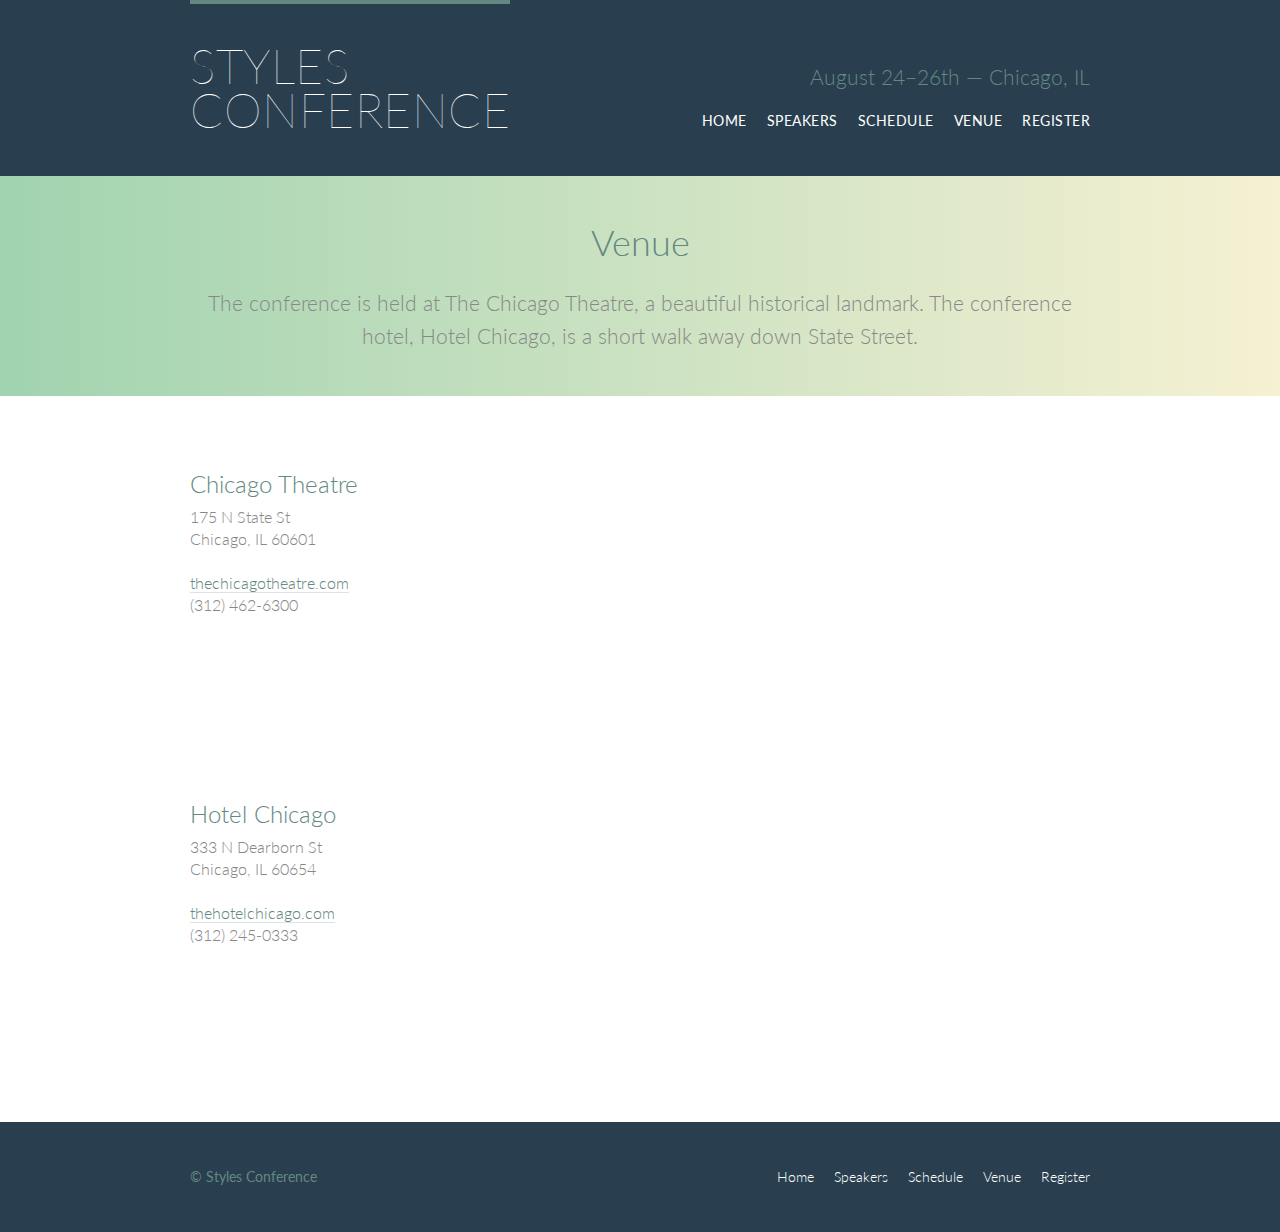
<file: venue.html>
<!DOCTYPE html>
<html lang="en">

  <head>
    <meta charset="utf-8">
    <title>Venue - Styles Conference</title>
    <link rel="stylesheet" href="assets/stylesheets/main.css">
    <link rel="stylesheet" href="http://fonts.googleapis.com/css?family=Lato:100,300,400">
  </head>

  <body>

    <!-- Header -->

    <header class="primary-header container group">

      <h1 class="logo">
        <a href="index.html">Styles <br> Conference</a>
      </h1>

      <h3 class="tagline">August 24&ndash;26th &mdash; Chicago, IL</h3>

      <nav class="nav primary-nav">
        <ul>
          <li><a href="index.html">Home</a></li><!--
          --><li><a href="speakers.html">Speakers</a></li><!--
          --><li><a href="schedule.html">Schedule</a></li><!--
          --><li><a href="venue.html">Venue</a></li><!--
          --><li><a href="register.html">Register</a></li>
        </ul>
      </nav>

    </header>

    <!-- Lead -->

    <section class="row-alt">
      <div class="lead container">

        <h1>Venue</h1>

        <p>The conference is held at The Chicago Theatre, a beautiful historical landmark. The conference hotel, Hotel Chicago, is a short walk away down State Street.</p>

      </div>
    </section>

    <!-- Main content -->

    <section class="row">
      <div class="grid">

        <!-- Chicago Theatre -->

        <section class="venue-theatre">

          <div class="col-1-3">
            <h2>Chicago Theatre</h2>
            <p>175 N State St <br> Chicago, IL 60601</p>
            <p><a href="http://www.thechicagotheatre.com/">thechicagotheatre.com</a> <br> (312) 462-6300</p>
          </div><!--

          --><iframe class="venue-map col-2-3" src="https://www.google.com/maps/embed?pb=!1m5!3m3!1m2!1s0x880e2ca55810a493%3A0x4700ddf60fcbfad6!2schicago+theatre!5e0!3m2!1sen!2sus!4v1388701393606"></iframe>

        </section>

        <!-- Hotel Chicago -->

        <section class="venue-hotel">

          <div class="col-1-3">
            <h2>Hotel Chicago</h2>
            <p>333 N Dearborn St <br> Chicago, IL 60654</p>
            <p><a href="http://thehotelchicago.com/">thehotelchicago.com</a> <br> (312) 245-0333</p>
          </div><!--

          --><iframe class="venue-map col-2-3" src="https://www.google.com/maps/embed?pb=!1m5!3m3!1m2!1s0x880e2cb1da049173%3A0xa5c91d255a775f0b!2sHotel+Sax+Chicago%2C+North+Dearborn+Street%2C+Chicago%2C+IL!5e0!3m2!1sen!2sus!4v1388702493978"></iframe>

        </section>

      </div>
    </section>

    <!-- Footer -->

    <footer class="primary-footer container group">

      <small>&copy; Styles Conference</small>

      <nav class="nav">
        <ul>
          <li><a href="index.html">Home</a></li><!--
          --><li><a href="speakers.html">Speakers</a></li><!--
          --><li><a href="schedule.html">Schedule</a></li><!--
          --><li><a href="venue.html">Venue</a></li><!--
          --><li><a href="register.html">Register</a></li>
        </ul>
      </nav>

    </footer>

  </body>
</html>
</file>
<file: assets/stylesheets/main.css>
/* http://meyerweb.com/eric/tools/css/reset/
   v2.0 | 20110126
   License: none (public domain)
*/

html, body, div, span, applet, object, iframe,
h1, h2, h3, h4, h5, h6, p, blockquote, pre,
a, abbr, acronym, address, big, cite, code,
del, dfn, em, img, ins, kbd, q, s, samp,
small, strike, strong, sub, sup, tt, var,
b, u, i, center,
dl, dt, dd, ol, ul, li,
fieldset, form, label, legend,
table, caption, tbody, tfoot, thead, tr, th, td,
article, aside, canvas, details, embed,
figure, figcaption, footer, header, hgroup,
menu, nav, output, ruby, section, summary,
time, mark, audio, video {
  margin: 0;
  padding: 0;
  border: 0;
  font-size: 100%;
  font: inherit;
  vertical-align: baseline;
}
/* HTML5 display-role reset for older browsers */
article, aside, details, figcaption, figure,
footer, header, hgroup, menu, nav, section {
  display: block;
}
body {
  line-height: 1;
}
ol, ul {
  list-style: none;
}
blockquote, q {
  quotes: none;
}
blockquote:before, blockquote:after,
q:before, q:after {
  content: '';
  content: none;
}
table {
  border-collapse: collapse;
  border-spacing: 0;
}

/*
  ========================================
  Custom styles
  ========================================
*/

body {
  background: #293f50;
  color: #888;
  font: 300 16px/22px "Lato", "Open Sans", "Helvetica Neue", Helvetica, Arial, sans-serif;
}

/*
  ========================================
  Grid
  ========================================
*/

*,
*:before,
*:after {
  -webkit-box-sizing: border-box;
     -moz-box-sizing: border-box;
          box-sizing: border-box;
}
.container,
.grid {
  margin: 0 auto;
  width: 960px;
}
.container {
  padding-left: 30px;
  padding-right: 30px;
}
.grid,
.col-1-3,
.col-2-3 {
  padding-left: 15px;
  padding-right: 15px;
}
.col-1-3,
.col-2-3  {
  display: inline-block;
  vertical-align: top;
}
.col-1-3 {
  width: 33.33%;
}
.col-2-3 {
  width: 66.66%;
}

/*
  ========================================
  Clearfix
  ========================================
*/

.group:before,
.group:after {
  content: "";
  display: table;
}
.group:after {
  clear: both;
}
.group {
  clear: both;
  *zoom: 1;
}

/*
  ========================================
  Rows
  ========================================
*/

.row,
.row-alt {
  min-width: 960px;
}
.row {
  background: #fff;
  padding: 66px 0 44px 0;
}
.row-alt {
  background: #cbe2c1;
  background: -webkit-linear-gradient(to right, #a1d3b0, #f6f1d3);
  background:    -moz-linear-gradient(to right, #a1d3b0, #f6f1d3);
  background:         linear-gradient(to right, #a1d3b0, #f6f1d3);
  padding: 44px 0 22px 0;
}

/*
  ========================================
  Typography
  ========================================
*/

h1, h2, h3, h4 {
  color: #648880;
}
h1, h3, h4, h5, p {
  margin-bottom: 22px;
}
h1 {
  font-size: 36px;
  line-height: 44px;
}
h2 {
  font-size: 24px;
  line-height: 44px;
}
h3 {
  font-size: 21px;
}
h4 {
  font-size: 18px;
}
h5 {
  color: #a9b2b9;
  font-size: 14px;
  font-weight: 400;
  text-transform: uppercase;
}
strong {
  font-weight: 400;
}
cite,
em {
  font-style: italic;
}

/*
  ========================================
  Leads
  ========================================
*/

.lead {
  text-align: center;
}
.lead p {
  font-size: 21px;
  line-height: 33px;
}

/*
  ========================================
  Links
  ========================================
*/

a {
  color: #648880;
  text-decoration: none;
}
a:hover {
  color: #a9b2b9;
}
p a {
  border-bottom: 1px solid #dfe2e5;
}
.primary-header a,
.primary-footer a {
  color: #fff;
}
.primary-header a:hover,
.primary-footer a:hover {
  color: #648880;
}

/*
  ========================================
  Buttons
  ========================================
*/

.btn {
  border-radius: 5px;
  color: #fff;
  cursor: pointer;
  display: inline-block;
  font-weight: 400;
  letter-spacing: .5px;
  margin: 0;
  text-transform: uppercase;
}
.btn-alt {
  border: 1px solid #fff;
  padding: 10px 30px;
}
.btn-alt:hover {
  background: #fff;
  color: #648880;
}

/*
  ========================================
  Primary header
  ========================================
*/

.logo {
  border-top: 4px solid #648880;
  float: left;
  font-size: 48px;
  font-weight: 100;
  letter-spacing: .5px;
  line-height: 44px;
  padding: 40px 0 22px 0;
  text-transform: uppercase;
}
.tagline {
  margin: 66px 0 22px 0;
  text-align: right;
}
.primary-nav {
  font-size: 14px;
  font-weight: 400;
  letter-spacing: .5px;
  text-transform: uppercase;
}

/*
  ========================================
  Primary footer
  ========================================
*/

.primary-footer {
  color: #648880;
  font-size: 14px;
  padding-bottom: 44px;
  padding-top: 44px;
}
.primary-footer small {
  float: left;
  font-weight: 400;
}

/*
  ========================================
  Navigation
  ========================================
*/

.nav {
  text-align: right;
}
.nav li {
  display: inline-block;
  margin: 0 10px;
  vertical-align: top;
}
.nav li:last-child {
  margin-right: 0;
}

/*
  ========================================
  Home
  ========================================
*/

.hero {
  color: #fff;
  line-height: 44px;
  padding: 22px 80px 66px 80px;
  text-align: center;
}
.hero h2 {
  font-size: 36px;
}
.hero p {
  font-size: 24px;
  font-weight: 100;
}
.teaser a:hover h3 {
  color: #a9b2b9;
}
.teaser img {
  border-radius: 5px;
  display: block;
  margin-bottom: 22px;
  max-width: 100%
}

/*
  ========================================
  Speakers
  ========================================
*/

.speaker {
  margin-bottom: 44px;
}
.speaker-info {
  border: 1px solid #dfe2e5;
  border-radius: 5px;
  margin-top: 88px;
  padding-bottom: 22px;
  text-align: center;
}
.speaker-info img {
  border-radius: 50%;
  height: 130px;
  margin: -66px 0 22px 0;
  vertical-align: top;
}

/*
  ========================================
  Venue
  ========================================
*/

.venue-theatre {
  margin-bottom: 66px;
}
.venue-hotel {
  margin-bottom: 22px;
}
.venue-map {
  height: 264px;
}

/*
  ========================================
  Register
  ========================================
*/

.why-attend {
  list-style: square;
  margin: 0 0 22px 30px;
}

form {
  margin-bottom: 22px;
}
input,
select,
textarea {
  font: 300 16px/22px "Lato", "Open Sans", "Helvetica Neue", Helvetica, Arial, sans-serif;
}

.register-group label {
  color: #648880;
  cursor: pointer;
  font-weight: 400;
}
.register-group input,
.register-group select,
.register-group textarea {
  border: 1px solid #c6c9cc;
  border-radius: 5px;
  color: #888;
  display: block;
  margin: 5px 0 27px 0;
  padding: 5px 8px;
}
.register-group input,
.register-group textarea {
  width: 100%;
}
.register-group select {
  height: 34px;
  width: 60px;
}
.register-group textarea {
  height: 78px;
}
.btn-default {
  border: 0;
  background: #648880;
  padding: 11px 30px;
  font-size: 14px;
  transition: .2s;
}
.btn-default:hover {
  background:#77a198;
}

/*
  ========================================
  Schedule
  ========================================
*/

table {
  margin-bottom: 44px;
  width: 100%;
}
table:last-child {
  margin-bottom: 0;
}
th,
td {
  padding-bottom: 22px;
  vertical-align: top;
}
th {
  padding-right: 45px;
  text-align: right;
  width: 20%;
}
td {
  width: 40%;
}
thead {
  line-height: 44px;
}
thead th {
  color: #648880;
  font-size: 24px;
}
tbody th {
  color: #a9b2b9;
  font-size: 14px;
  font-weight: 400;
  padding-top: 22px;
  text-transform: uppercase;
}
tbody td {
  border-top: 1px solid #dfe2e5;
  padding-top: 21px;
}
tbody td:first-of-type {
  padding-right: 15px;
}
tbody td:last-of-type {
  padding-left: 15px;
}
tbody td:only-of-type {
  padding-left: 0;
  padding-right: 0;
}
table a {
  color: #888;
}
table h4 {
  margin-bottom: 0;
}
.schedule-offset {
  color: #a9b2b9;
}
</file>
